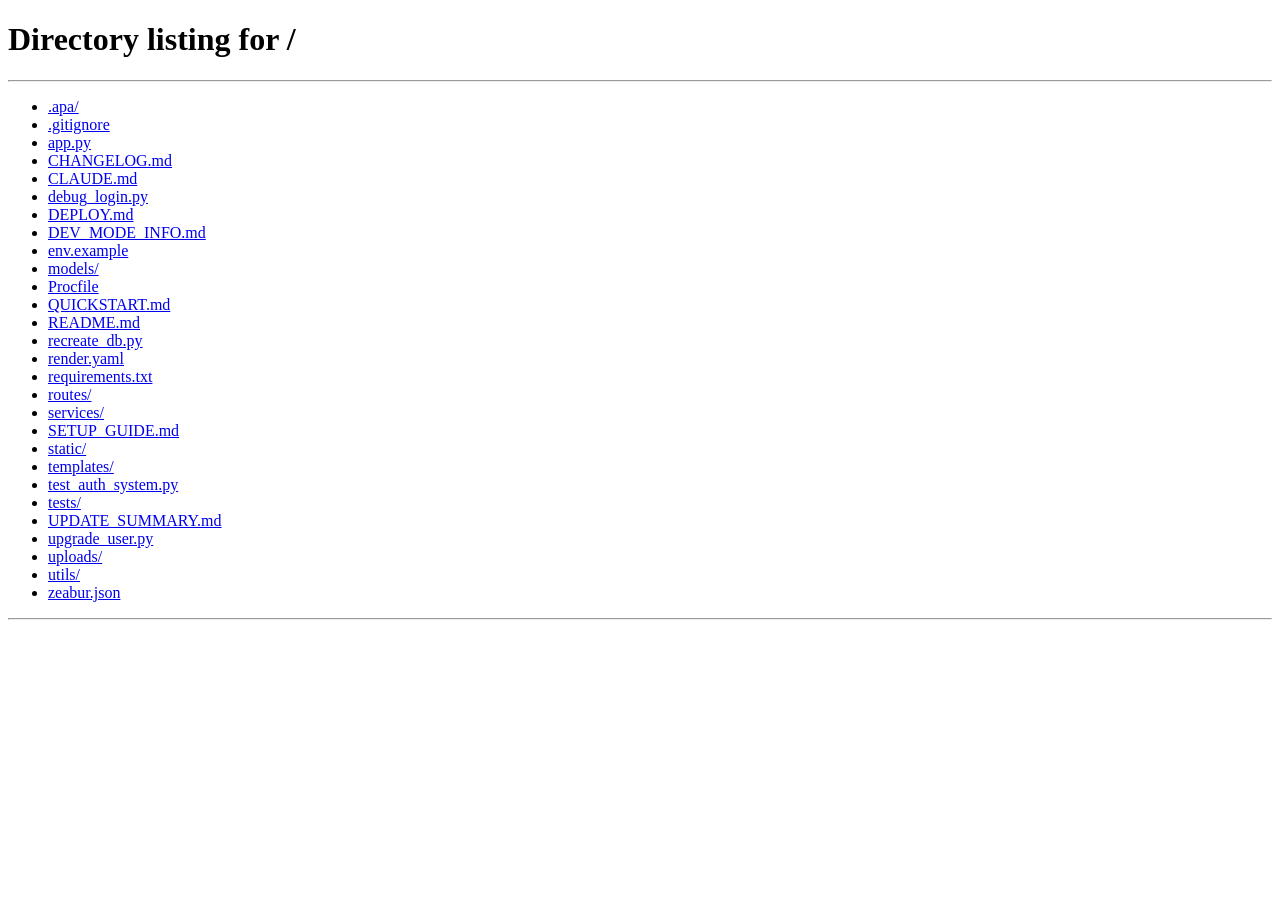
<file: templates/admin.html>
<!DOCTYPE html>
<html lang="zh-Hant" data-theme="modern-light">
<head>
  <meta charset="UTF-8">
  <meta name="viewport" content="width=device-width, initial-scale=1.0">
  <meta http-equiv="Cache-Control" content="no-cache, no-store, must-revalidate">
  <title>管理後台 - 論文救火站</title>
  <link href="https://cdn.jsdelivr.net/npm/bootstrap@5.3.0/dist/css/bootstrap.min.css" rel="stylesheet">
  <link rel="stylesheet" href="https://cdnjs.cloudflare.com/ajax/libs/font-awesome/6.0.0/css/all.min.css">
  <link href="https://fonts.googleapis.com/css2?family=Noto+Sans+TC:wght@300;400;500;700&display=swap" rel="stylesheet">
  <style>
    :root {
      --primary-color: #6366f1;
      --primary-dark: #4f46e5;
      --bg-main: #0f172a;
      --bg-card: #1e293b;
      --text-primary: #f1f5f9;
      --text-secondary: #94a3b8;
      --border-color: #334155;
      --success: #22c55e;
      --warning: #f59e0b;
      --danger: #ef4444;
    }
    
    body {
      font-family: "Noto Sans TC", sans-serif;
      background: var(--bg-main);
      color: var(--text-primary);
      min-height: 100vh;
      padding: 20px;
    }
    
    .admin-container {
      max-width: 1200px;
      margin: 0 auto;
    }
    
    .admin-header {
      display: flex;
      justify-content: space-between;
      align-items: center;
      margin-bottom: 30px;
      padding-bottom: 20px;
      border-bottom: 1px solid var(--border-color);
    }
    
    .admin-header h1 {
      margin: 0;
      font-size: 1.8rem;
    }
    
    .admin-header h1 i {
      color: var(--primary-color);
    }
    
    .card {
      background: var(--bg-card);
      border: 1px solid var(--border-color);
      border-radius: 12px;
      margin-bottom: 20px;
    }
    
    .card-header {
      background: rgba(99, 102, 241, 0.1);
      border-bottom: 1px solid var(--border-color);
      padding: 15px 20px;
      font-weight: 600;
    }
    
    .card-body {
      padding: 20px;
    }
    
    .btn-primary {
      background: var(--primary-color);
      border-color: var(--primary-color);
    }
    
    .btn-primary:hover {
      background: var(--primary-dark);
      border-color: var(--primary-dark);
    }
    
    .table {
      color: var(--text-primary);
    }
    
    .table thead th {
      border-bottom-color: var(--border-color);
      color: var(--text-secondary);
      font-weight: 500;
    }
    
    .table td {
      border-bottom-color: var(--border-color);
      vertical-align: middle;
    }
    
    .badge-used {
      background: var(--danger);
    }
    
    .badge-valid {
      background: var(--success);
    }
    
    .badge-premium {
      background: var(--warning);
      color: #000;
    }
    
    .badge-free {
      background: var(--text-secondary);
    }
    
    .code-display {
      font-family: 'Courier New', monospace;
      font-size: 1.1rem;
      background: rgba(99, 102, 241, 0.2);
      padding: 3px 8px;
      border-radius: 4px;
      letter-spacing: 1px;
    }
    
    .form-control, .form-select {
      background: var(--bg-main);
      border-color: var(--border-color);
      color: var(--text-primary);
    }
    
    .form-control:focus, .form-select:focus {
      background: var(--bg-main);
      border-color: var(--primary-color);
      color: var(--text-primary);
      box-shadow: 0 0 0 3px rgba(99, 102, 241, 0.2);
    }
    
    .stats-grid {
      display: grid;
      grid-template-columns: repeat(auto-fit, minmax(200px, 1fr));
      gap: 20px;
      margin-bottom: 30px;
    }
    
    .stat-card {
      background: var(--bg-card);
      border: 1px solid var(--border-color);
      border-radius: 12px;
      padding: 20px;
      text-align: center;
    }
    
    .stat-card .stat-value {
      font-size: 2.5rem;
      font-weight: 700;
      color: var(--primary-color);
    }
    
    .stat-card .stat-label {
      color: var(--text-secondary);
      font-size: 0.9rem;
    }
    
    .copy-btn {
      cursor: pointer;
      opacity: 0.7;
      transition: opacity 0.2s;
    }
    
    .copy-btn:hover {
      opacity: 1;
    }
    
    .nav-tabs {
      border-bottom-color: var(--border-color);
    }
    
    .nav-tabs .nav-link {
      color: var(--text-secondary);
      border: none;
      padding: 10px 20px;
    }
    
    .nav-tabs .nav-link:hover {
      color: var(--text-primary);
      border: none;
    }
    
    .nav-tabs .nav-link.active {
      background: var(--bg-card);
      color: var(--primary-color);
      border: 1px solid var(--border-color);
      border-bottom: none;
    }
    
    .no-access {
      text-align: center;
      padding: 100px 20px;
    }
    
    .no-access i {
      font-size: 4rem;
      color: var(--danger);
      margin-bottom: 20px;
    }
  </style>
</head>
<body>
<script>
  if (!document.cookie.includes('logged_in=true')) {
    window.location.replace('/');
  }
</script>

<div class="admin-container">
  <!-- 載入中 -->
  <div id="loading" class="text-center py-5">
    <div class="spinner-border text-primary" role="status">
      <span class="visually-hidden">載入中...</span>
    </div>
    <p class="mt-3 text-secondary">驗證管理員權限...</p>
  </div>
  
  <!-- 無權限 -->
  <div id="noAccess" class="no-access d-none">
    <i class="fas fa-ban"></i>
    <h2>無權限存取</h2>
    <p class="text-secondary">您不是管理員，無法存取此頁面。</p>
    <a href="/" class="btn btn-primary mt-3">
      <i class="fas fa-home me-2"></i>返回首頁
    </a>
  </div>
  
  <!-- 管理內容 -->
  <div id="adminContent" class="d-none">
    <div class="admin-header">
      <h1><i class="fas fa-shield-alt me-2"></i>管理後台</h1>
      <a href="/" class="btn btn-outline-light">
        <i class="fas fa-arrow-left me-1"></i>返回首頁
      </a>
    </div>
    
    <!-- 統計卡片 -->
    <div class="stats-grid">
      <div class="stat-card">
        <div class="stat-value" id="totalUsers">-</div>
        <div class="stat-label">總用戶數</div>
      </div>
      <div class="stat-card">
        <div class="stat-value" id="premiumUsers">-</div>
        <div class="stat-label">Premium 用戶</div>
      </div>
      <div class="stat-card">
        <div class="stat-value" id="totalCodes">-</div>
        <div class="stat-label">邀請碼總數</div>
      </div>
      <div class="stat-card">
        <div class="stat-value" id="unusedCodes">-</div>
        <div class="stat-label">未使用邀請碼</div>
      </div>
    </div>
    
    <!-- 分頁標籤 -->
    <ul class="nav nav-tabs mb-3" role="tablist">
      <li class="nav-item">
        <button class="nav-link active" data-bs-toggle="tab" data-bs-target="#inviteCodes">
          <i class="fas fa-ticket-alt me-2"></i>邀請碼管理
        </button>
      </li>
      <li class="nav-item">
        <button class="nav-link" data-bs-toggle="tab" data-bs-target="#users">
          <i class="fas fa-users me-2"></i>用戶管理
        </button>
      </li>
    </ul>
    
    <div class="tab-content">
      <!-- 邀請碼管理 -->
      <div class="tab-pane fade show active" id="inviteCodes">
        <div class="card">
          <div class="card-header">
            <i class="fas fa-plus-circle me-2"></i>產生邀請碼
          </div>
          <div class="card-body">
            <div class="row align-items-end">
              <div class="col-md-4 mb-3 mb-md-0">
                <label class="form-label">產生數量</label>
                <select class="form-select" id="codeCount">
                  <option value="1">1 個</option>
                  <option value="3">3 個</option>
                  <option value="5" selected>5 個</option>
                  <option value="10">10 個</option>
                </select>
              </div>
              <div class="col-md-4">
                <button class="btn btn-primary w-100" id="generateBtn">
                  <i class="fas fa-magic me-2"></i>產生邀請碼
                </button>
              </div>
            </div>
            
            <!-- 新產生的邀請碼 -->
            <div id="newCodes" class="mt-4 d-none">
              <h6 class="text-success"><i class="fas fa-check-circle me-2"></i>新產生的邀請碼：</h6>
              <div id="newCodesList" class="mt-2"></div>
            </div>
          </div>
        </div>
        
        <div class="card">
          <div class="card-header d-flex justify-content-between align-items-center">
            <span><i class="fas fa-list me-2"></i>所有邀請碼</span>
            <button class="btn btn-sm btn-outline-light" onclick="loadInviteCodes()">
              <i class="fas fa-sync-alt"></i>
            </button>
          </div>
          <div class="card-body p-0">
            <div class="table-responsive">
              <table class="table table-hover mb-0">
                <thead>
                  <tr>
                    <th>邀請碼</th>
                    <th>狀態</th>
                    <th>使用者</th>
                    <th>建立時間</th>
                    <th>操作</th>
                  </tr>
                </thead>
                <tbody id="codesTable">
                  <tr><td colspan="5" class="text-center py-4">載入中...</td></tr>
                </tbody>
              </table>
            </div>
          </div>
        </div>
      </div>
      
      <!-- 用戶管理 -->
      <div class="tab-pane fade" id="users">
        <div class="card">
          <div class="card-header d-flex justify-content-between align-items-center">
            <span><i class="fas fa-users me-2"></i>所有用戶</span>
            <button class="btn btn-sm btn-outline-light" onclick="loadUsers()">
              <i class="fas fa-sync-alt"></i>
            </button>
          </div>
          <div class="card-body p-0">
            <div class="table-responsive">
              <table class="table table-hover mb-0">
                <thead>
                  <tr>
                    <th>Email</th>
                    <th>使用者名稱</th>
                    <th>狀態</th>
                    <th>註冊時間</th>
                    <th>操作</th>
                  </tr>
                </thead>
                <tbody id="usersTable">
                  <tr><td colspan="5" class="text-center py-4">載入中...</td></tr>
                </tbody>
              </table>
            </div>
          </div>
        </div>
      </div>
    </div>
  </div>
</div>

<script src="https://cdn.jsdelivr.net/npm/bootstrap@5.3.0/dist/js/bootstrap.bundle.min.js"></script>
<script>
  let currentUser = null;
  
  // 檢查管理員權限
  async function checkAdminAccess() {
    try {
      const response = await fetch('/api/admin/users', { credentials: 'include' });
      
      if (response.status === 403 || response.status === 401) {
        document.getElementById('loading').classList.add('d-none');
        document.getElementById('noAccess').classList.remove('d-none');
        return false;
      }
      
      if (response.ok) {
        document.getElementById('loading').classList.add('d-none');
        document.getElementById('adminContent').classList.remove('d-none');
        loadStats();
        loadInviteCodes();
        loadUsers();
        return true;
      }
    } catch (error) {
      document.getElementById('loading').classList.add('d-none');
      document.getElementById('noAccess').classList.remove('d-none');
    }
    return false;
  }
  
  // 載入統計
  async function loadStats() {
    try {
      const [usersRes, codesRes] = await Promise.all([
        fetch('/api/admin/users', { credentials: 'include' }),
        fetch('/api/admin/invite-codes', { credentials: 'include' })
      ]);
      
      const usersData = await usersRes.json();
      const codesData = await codesRes.json();
      
      document.getElementById('totalUsers').textContent = usersData.total || 0;
      document.getElementById('premiumUsers').textContent = 
        usersData.users.filter(u => u.is_premium).length || 0;
      document.getElementById('totalCodes').textContent = codesData.total || 0;
      document.getElementById('unusedCodes').textContent = codesData.unused || 0;
    } catch (error) {
      console.error('載入統計失敗:', error);
    }
  }
  
  // 載入邀請碼
  async function loadInviteCodes() {
    try {
      const response = await fetch('/api/admin/invite-codes', { credentials: 'include' });
      const data = await response.json();
      
      const tbody = document.getElementById('codesTable');
      
      if (!data.codes || data.codes.length === 0) {
        tbody.innerHTML = '<tr><td colspan="5" class="text-center py-4 text-secondary">還沒有邀請碼</td></tr>';
        return;
      }
      
      tbody.innerHTML = data.codes.map(code => `
        <tr>
          <td>
            <span class="code-display">${code.code}</span>
            <i class="fas fa-copy ms-2 copy-btn" onclick="copyCode('${code.code}')" title="複製"></i>
          </td>
          <td>
            ${code.is_used 
              ? '<span class="badge badge-used">已使用</span>' 
              : '<span class="badge badge-valid">可使用</span>'}
          </td>
          <td>${code.used_by || '-'}</td>
          <td>${new Date(code.created_at).toLocaleString('zh-TW')}</td>
          <td>
            ${!code.is_used 
              ? `<button class="btn btn-sm btn-outline-danger" onclick="deleteCode('${code.code}')">
                  <i class="fas fa-trash"></i>
                </button>` 
              : ''}
          </td>
        </tr>
      `).join('');
    } catch (error) {
      console.error('載入邀請碼失敗:', error);
    }
  }
  
  // 載入用戶
  async function loadUsers() {
    try {
      const response = await fetch('/api/admin/users', { credentials: 'include' });
      const data = await response.json();
      
      const tbody = document.getElementById('usersTable');
      
      if (!data.users || data.users.length === 0) {
        tbody.innerHTML = '<tr><td colspan="5" class="text-center py-4 text-secondary">還沒有用戶</td></tr>';
        return;
      }
      
      tbody.innerHTML = data.users.map(user => `
        <tr>
          <td>${user.email}</td>
          <td>${user.username}</td>
          <td>
            ${user.is_premium 
              ? '<span class="badge badge-premium"><i class="fas fa-crown me-1"></i>Premium</span>' 
              : '<span class="badge badge-free">免費</span>'}
            ${user.is_verified 
              ? '<span class="badge bg-success ms-1">已驗證</span>' 
              : '<span class="badge bg-secondary ms-1">未驗證</span>'}
          </td>
          <td>${new Date(user.created_at).toLocaleString('zh-TW')}</td>
          <td>
            ${user.is_premium 
              ? `<button class="btn btn-sm btn-outline-warning" onclick="togglePremium('${user.email}', false)">
                  <i class="fas fa-arrow-down"></i> 降級
                </button>`
              : `<button class="btn btn-sm btn-outline-success" onclick="togglePremium('${user.email}', true)">
                  <i class="fas fa-arrow-up"></i> 升級
                </button>`}
          </td>
        </tr>
      `).join('');
    } catch (error) {
      console.error('載入用戶失敗:', error);
    }
  }
  
  // 產生邀請碼
  document.getElementById('generateBtn').addEventListener('click', async () => {
    const count = parseInt(document.getElementById('codeCount').value);
    const btn = document.getElementById('generateBtn');
    
    btn.disabled = true;
    btn.innerHTML = '<span class="spinner-border spinner-border-sm me-2"></span>產生中...';
    
    try {
      const response = await fetch('/api/admin/invite-codes', {
        method: 'POST',
        headers: { 'Content-Type': 'application/json' },
        body: JSON.stringify({ count }),
        credentials: 'include'
      });
      
      const data = await response.json();
      
      if (response.ok) {
        // 顯示新產生的邀請碼
        const newCodesDiv = document.getElementById('newCodes');
        const newCodesList = document.getElementById('newCodesList');
        
        newCodesList.innerHTML = data.codes.map(c => `
          <div class="d-flex align-items-center mb-2">
            <span class="code-display me-3">${c.code}</span>
            <button class="btn btn-sm btn-outline-light" onclick="copyCode('${c.code}')">
              <i class="fas fa-copy"></i> 複製
            </button>
          </div>
        `).join('');
        
        newCodesDiv.classList.remove('d-none');
        
        // 重新載入列表和統計
        loadInviteCodes();
        loadStats();
      } else {
        alert(data.error || '產生失敗');
      }
    } catch (error) {
      alert('系統錯誤');
    } finally {
      btn.disabled = false;
      btn.innerHTML = '<i class="fas fa-magic me-2"></i>產生邀請碼';
    }
  });
  
  // 複製邀請碼
  function copyCode(code) {
    navigator.clipboard.writeText(code).then(() => {
      // 簡單的提示
      const btn = event.target;
      const originalHTML = btn.innerHTML;
      btn.innerHTML = '<i class="fas fa-check"></i>';
      setTimeout(() => btn.innerHTML = originalHTML, 1000);
    });
  }
  
  // 刪除邀請碼
  async function deleteCode(code) {
    if (!confirm(`確定要刪除邀請碼 ${code} 嗎？`)) return;
    
    try {
      const response = await fetch(`/api/admin/invite-codes/${code}`, {
        method: 'DELETE',
        credentials: 'include'
      });
      
      if (response.ok) {
        loadInviteCodes();
        loadStats();
      } else {
        const data = await response.json();
        alert(data.error || '刪除失敗');
      }
    } catch (error) {
      alert('系統錯誤');
    }
  }
  
  // 切換 Premium 狀態
  async function togglePremium(email, upgrade) {
    const action = upgrade ? '升級' : '降級';
    if (!confirm(`確定要${action} ${email} 嗎？`)) return;
    
    try {
      const endpoint = upgrade ? '/api/admin/upgrade-user' : '/api/admin/downgrade-user';
      const response = await fetch(endpoint, {
        method: 'POST',
        headers: { 'Content-Type': 'application/json' },
        body: JSON.stringify({ email }),
        credentials: 'include'
      });
      
      const data = await response.json();
      
      if (response.ok) {
        loadUsers();
        loadStats();
      } else {
        alert(data.error || `${action}失敗`);
      }
    } catch (error) {
      alert('系統錯誤');
    }
  }
  
  // 初始化
  checkAdminAccess();
</script>
</body>
</html>
</file>
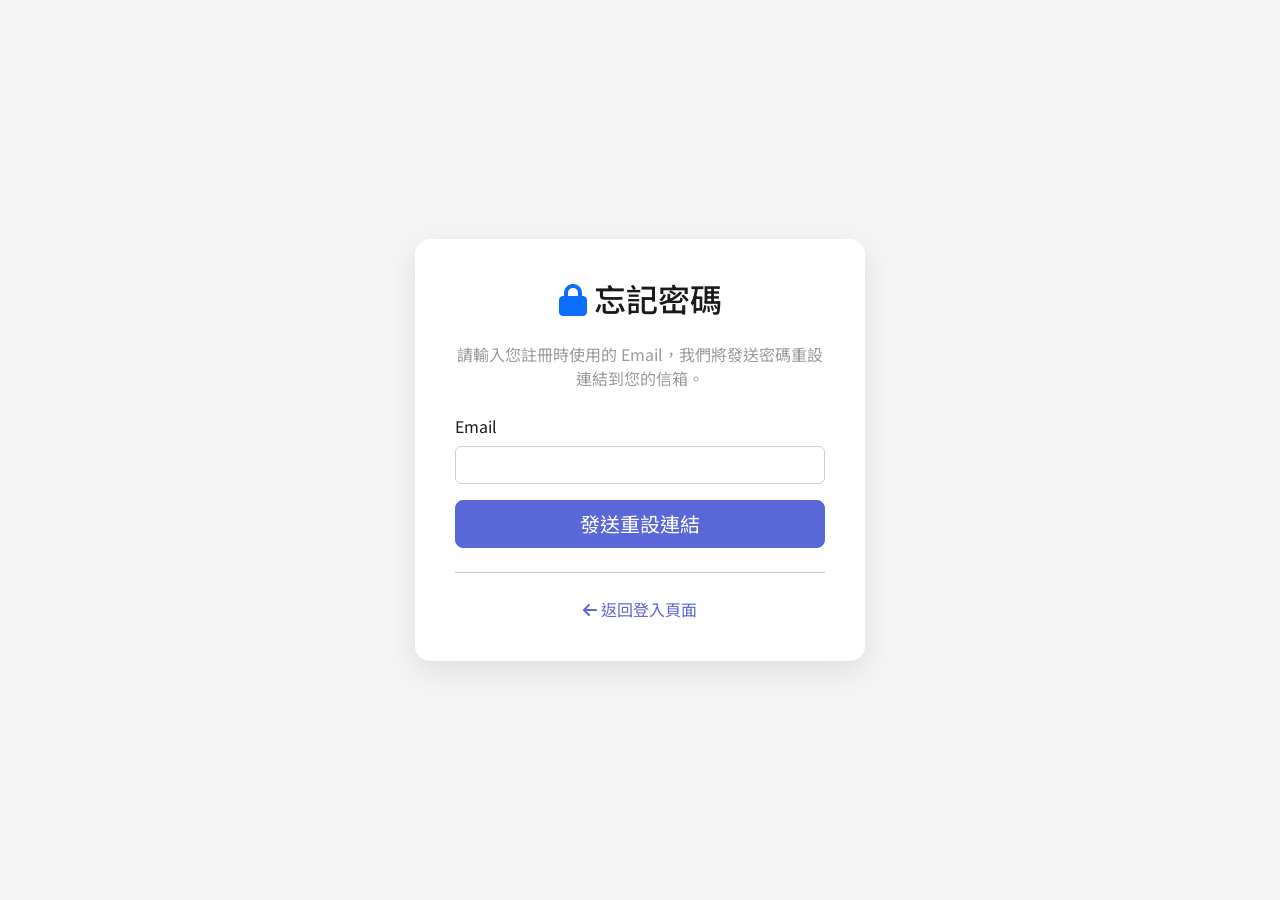
<file: templates/forgot_password.html>
<!DOCTYPE html>
<html lang="zh-Hant" data-theme="modern-light">
<head>
  <meta charset="UTF-8">
  <meta name="viewport" content="width=device-width, initial-scale=1.0">
  <title>忘記密碼 - 論文救火站</title>
  <link href="https://cdn.jsdelivr.net/npm/bootstrap@5.3.0/dist/css/bootstrap.min.css" rel="stylesheet">
  <link rel="stylesheet" href="https://cdnjs.cloudflare.com/ajax/libs/font-awesome/6.0.0/css/all.min.css">
  <link href="https://fonts.googleapis.com/css2?family=Noto+Sans+TC:wght@300;400;500;700&display=swap" rel="stylesheet">
  <style>
    /* ============ 主題系統 ============ */
    :root, [data-theme="modern-light"] {
      --primary-color: #5a67d8;
      --bg-gradient: #f5f5f5;
      --text-primary: #1a1a1a;
      --text-muted: #9a9a9a;
      --card-bg: #ffffff;
      --card-shadow: 0 10px 30px rgba(0, 0, 0, 0.1);
      --border-color: #e8e8e8;
      --input-bg: #ffffff;
      --input-border: #d0d0d0;
      --input-text: #1a1a1a;
    }
    [data-theme="modern-dark"] {
      --primary-color: #748ffc;
      --bg-gradient: #1f2125;
      --text-primary: #e9ecef;
      --text-muted: #6c757d;
      --card-bg: #25272c;
      --card-shadow: 0 10px 30px rgba(0, 0, 0, 0.4);
      --border-color: #3a3d44;
      --input-bg: #2f3238;
      --input-border: #4a5568;
      --input-text: #f7f8f9;
    }
    [data-theme="vibrant"] {
      --primary-color: #7c3aed;
      --bg-gradient: #f5f0fa;
      --text-primary: #1f1f33;
      --text-muted: #7c7c99;
      --card-bg: #ffffff;
      --card-shadow: 0 10px 30px rgba(124, 58, 237, 0.15);
      --border-color: #e0d6f0;
      --input-bg: #ffffff;
      --input-border: #c4b5e8;
      --input-text: #1f1f33;
    }
    [data-theme="academic"] {
      --primary-color: #1d4ed8;
      --bg-gradient: #f8f6f0;
      --text-primary: #292524;
      --text-muted: #78716c;
      --card-bg: #ffffff;
      --card-shadow: 0 10px 30px rgba(0, 0, 0, 0.1);
      --border-color: #e8e0d0;
      --input-bg: #ffffff;
      --input-border: #d0c8b8;
      --input-text: #292524;
    }
    [data-theme="nature"] {
      --primary-color: #059669;
      --bg-gradient: #f0f8f2;
      --text-primary: #1a3a28;
      --text-muted: #6b8c78;
      --card-bg: #ffffff;
      --card-shadow: 0 10px 30px rgba(5, 150, 105, 0.12);
      --border-color: #c8e0d0;
      --input-bg: #ffffff;
      --input-border: #a8d4b8;
      --input-text: #1a3a28;
    }

    body {
      font-family: "Noto Sans TC", "Microsoft JhengHei", sans-serif;
      background: var(--bg-gradient);
      color: var(--text-primary);
      min-height: 100vh;
      display: flex;
      align-items: center;
      justify-content: center;
      transition: all 0.3s ease;
    }
    .forgot-container {
      max-width: 450px;
      width: 100%;
      background: var(--card-bg);
      color: var(--text-primary);
      padding: 40px;
      border-radius: 15px;
      box-shadow: var(--card-shadow);
    }
    .forgot-container h2 i {
      color: var(--primary-color);
    }
    .form-control {
      background: var(--input-bg);
      border: 1px solid var(--input-border);
      color: var(--input-text);
    }
    .form-control:focus {
      background: var(--input-bg);
      border-color: var(--primary-color);
      color: var(--input-text);
      box-shadow: 0 0 0 3px rgba(90, 103, 216, 0.15);
    }
    .form-label {
      color: var(--text-primary);
    }
    .btn-primary {
      background: var(--primary-color);
      border-color: var(--primary-color);
    }
    .text-muted {
      color: var(--text-muted) !important;
    }
    a {
      color: var(--primary-color);
    }
  </style>
</head>
<body>
  <div class="forgot-container">
    <h2 class="text-center mb-4">
      <i class="fas fa-lock text-primary"></i> 忘記密碼
    </h2>
    
    <p class="text-muted text-center mb-4">
      請輸入您註冊時使用的 Email，我們將發送密碼重設連結到您的信箱。
    </p>
    
    <!-- 錯誤訊息 -->
    <div id="errorMessage" class="alert alert-danger d-none"></div>
    <div id="successMessage" class="alert alert-success d-none"></div>
    
    <!-- 表單 -->
    <form id="forgotPasswordForm">
      <div class="mb-3">
        <label for="email" class="form-label">Email</label>
        <input type="email" class="form-control" id="email" required>
      </div>
      
      <button type="submit" class="btn btn-primary btn-lg w-100" id="submitBtn">
        <span class="spinner-border spinner-border-sm d-none me-2" id="submitSpinner"></span>
        發送重設連結
      </button>
    </form>
    
    <hr class="my-4">
    
    <div class="text-center">
      <a href="/login" class="text-decoration-none">
        <i class="fas fa-arrow-left me-1"></i>返回登入頁面
      </a>
    </div>
  </div>

  <script src="https://cdn.jsdelivr.net/npm/bootstrap@5.3.0/dist/js/bootstrap.bundle.min.js"></script>
  <script>
    // 載入主題偏好
    (function() {
      const savedTheme = localStorage.getItem('theme') || 'modern-light';
      document.documentElement.setAttribute('data-theme', savedTheme);
    })();

    document.getElementById('forgotPasswordForm').addEventListener('submit', async (e) => {
      e.preventDefault();
      
      const email = document.getElementById('email').value;
      const submitBtn = document.getElementById('submitBtn');
      const spinner = document.getElementById('submitSpinner');
      
      submitBtn.disabled = true;
      spinner.classList.remove('d-none');
      hideMessages();
      
      try {
        const response = await fetch('/api/auth/forgot-password', {
          method: 'POST',
          headers: { 'Content-Type': 'application/json' },
          body: JSON.stringify({ email }),
          credentials: 'include'
        });
        
        const data = await response.json();
        
        if (response.ok) {
          showSuccess(data.message);
          document.getElementById('forgotPasswordForm').reset();
        } else {
          showError(data.error || '發送失敗');
        }
      } catch (error) {
        showError('系統錯誤，請稍後再試');
      } finally {
        submitBtn.disabled = false;
        spinner.classList.add('d-none');
      }
    });
    
    function showError(message) {
      const errorDiv = document.getElementById('errorMessage');
      errorDiv.textContent = message;
      errorDiv.classList.remove('d-none');
    }
    
    function showSuccess(message) {
      const successDiv = document.getElementById('successMessage');
      successDiv.textContent = message;
      successDiv.classList.remove('d-none');
    }
    
    function hideMessages() {
      document.getElementById('errorMessage').classList.add('d-none');
      document.getElementById('successMessage').classList.add('d-none');
    }
  </script>
</body>
</html>
</file>
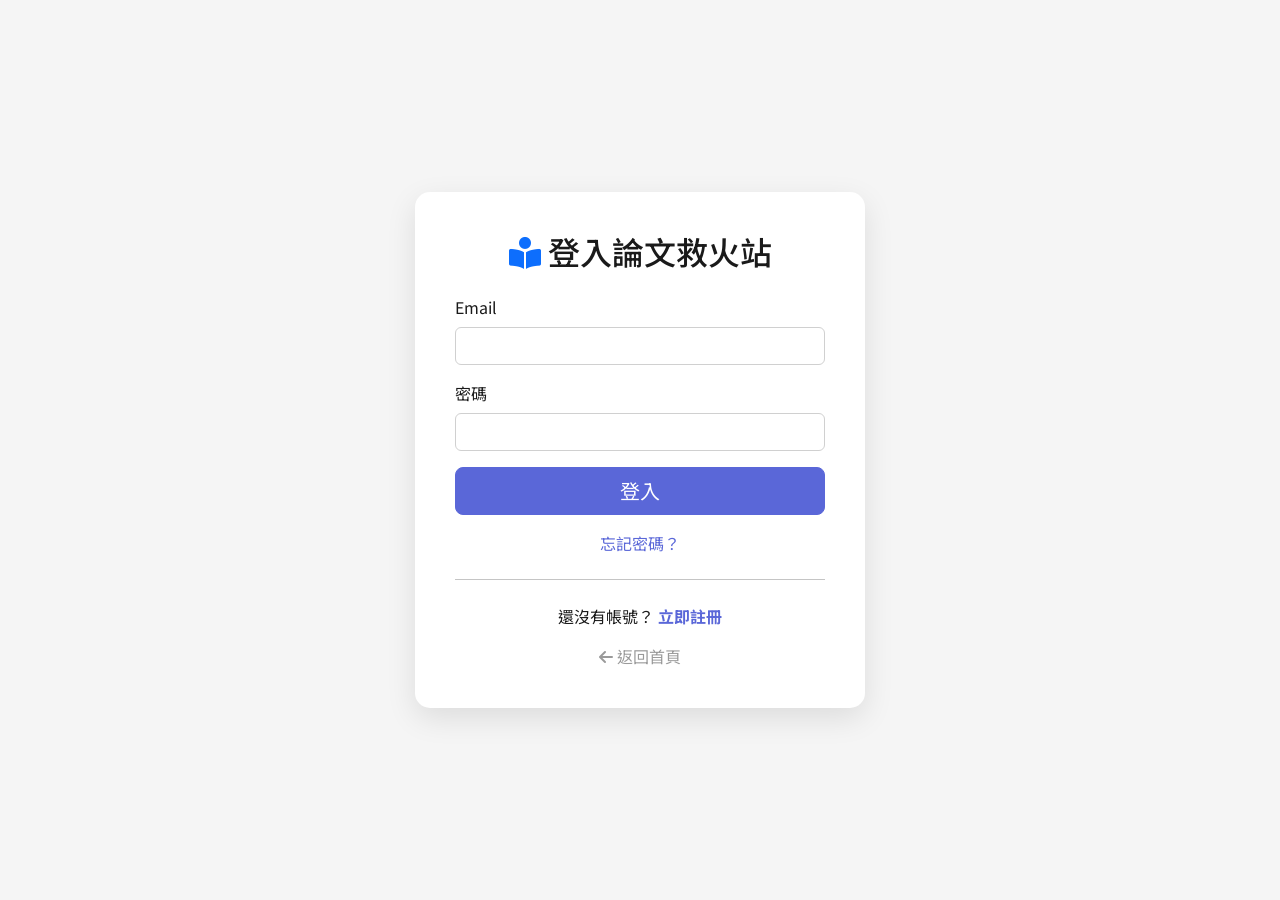
<file: templates/login.html>
<!DOCTYPE html>
<html lang="zh-Hant" data-theme="modern-light">
<head>
  <meta charset="UTF-8">
  <meta name="viewport" content="width=device-width, initial-scale=1.0">
  <title>登入 - 論文救火站</title>
  <link href="https://cdn.jsdelivr.net/npm/bootstrap@5.3.0/dist/css/bootstrap.min.css" rel="stylesheet">
  <link rel="stylesheet" href="https://cdnjs.cloudflare.com/ajax/libs/font-awesome/6.0.0/css/all.min.css">
  <link href="https://fonts.googleapis.com/css2?family=Noto+Sans+TC:wght@300;400;500;700&display=swap" rel="stylesheet">
  <style>
    /* ============ 主題系統 ============ */
    :root, [data-theme="modern-light"] {
      --primary-color: #5a67d8;
      --bg-gradient: #f5f5f5;
      --text-primary: #1a1a1a;
      --text-muted: #9a9a9a;
      --card-bg: #ffffff;
      --card-shadow: 0 10px 30px rgba(0, 0, 0, 0.1);
      --border-color: #e8e8e8;
      --input-bg: #ffffff;
      --input-border: #d0d0d0;
      --input-text: #1a1a1a;
    }
    [data-theme="modern-dark"] {
      --primary-color: #748ffc;
      --bg-gradient: #1f2125;
      --text-primary: #e9ecef;
      --text-muted: #6c757d;
      --card-bg: #25272c;
      --card-shadow: 0 10px 30px rgba(0, 0, 0, 0.4);
      --border-color: #3a3d44;
      --input-bg: #2f3238;
      --input-border: #4a5568;
      --input-text: #f7f8f9;
    }
    [data-theme="vibrant"] {
      --primary-color: #7c3aed;
      --bg-gradient: #f5f0fa;
      --text-primary: #1f1f33;
      --text-muted: #7c7c99;
      --card-bg: #ffffff;
      --card-shadow: 0 10px 30px rgba(124, 58, 237, 0.15);
      --border-color: #e0d6f0;
      --input-bg: #ffffff;
      --input-border: #c4b5e8;
      --input-text: #1f1f33;
    }
    [data-theme="academic"] {
      --primary-color: #1d4ed8;
      --bg-gradient: #f8f6f0;
      --text-primary: #292524;
      --text-muted: #78716c;
      --card-bg: #ffffff;
      --card-shadow: 0 10px 30px rgba(0, 0, 0, 0.1);
      --border-color: #e8e0d0;
      --input-bg: #ffffff;
      --input-border: #d0c8b8;
      --input-text: #292524;
    }
    [data-theme="nature"] {
      --primary-color: #059669;
      --bg-gradient: #f0f8f2;
      --text-primary: #1a3a28;
      --text-muted: #6b8c78;
      --card-bg: #ffffff;
      --card-shadow: 0 10px 30px rgba(5, 150, 105, 0.12);
      --border-color: #c8e0d0;
      --input-bg: #ffffff;
      --input-border: #a8d4b8;
      --input-text: #1a3a28;
    }

    body {
      font-family: "Noto Sans TC", "Microsoft JhengHei", sans-serif;
      background: var(--bg-gradient);
      color: var(--text-primary);
      min-height: 100vh;
      display: flex;
      align-items: center;
      justify-content: center;
      transition: all 0.3s ease;
    }
    .login-container {
      max-width: 450px;
      width: 100%;
      background: var(--card-bg);
      color: var(--text-primary);
      padding: 40px;
      border-radius: 15px;
      box-shadow: var(--card-shadow);
    }
    .login-container h2 i {
      color: var(--primary-color);
    }
    .form-control {
      background: var(--input-bg);
      border: 1px solid var(--input-border);
      color: var(--input-text);
    }
    .form-control:focus {
      background: var(--input-bg);
      border-color: var(--primary-color);
      color: var(--input-text);
      box-shadow: 0 0 0 3px rgba(90, 103, 216, 0.15);
    }
    .form-label {
      color: var(--text-primary);
    }
    .btn-primary {
      background: var(--primary-color);
      border-color: var(--primary-color);
    }
    .btn-google {
      background-color: var(--card-bg);
      color: var(--text-primary);
      border: 1px solid var(--border-color);
    }
    .btn-google:hover {
      background-color: var(--bg-gradient);
      border-color: var(--primary-color);
      color: var(--primary-color);
    }
    .divider {
      display: flex;
      align-items: center;
      text-align: center;
      margin: 20px 0;
    }
    .divider::before,
    .divider::after {
      content: '';
      flex: 1;
      border-bottom: 1px solid var(--border-color);
    }
    .divider span {
      padding: 0 10px;
      color: var(--text-muted);
      font-size: 14px;
    }
    .text-muted {
      color: var(--text-muted) !important;
    }
    a {
      color: var(--primary-color);
    }
  </style>
</head>
<body>
  <div class="login-container">
    <h2 class="text-center mb-4">
      <i class="fas fa-book-reader text-primary"></i> 登入論文救火站
    </h2>
    
    <!-- 錯誤訊息 -->
    <div id="errorMessage" class="alert alert-danger d-none"></div>
    <div id="successMessage" class="alert alert-success d-none"></div>
    
    <!-- 登入表單 -->
    <form id="loginForm">
      <div class="mb-3">
        <label for="email" class="form-label">Email</label>
        <input type="email" class="form-control" id="email" required>
      </div>
      
      <div class="mb-3">
        <label for="password" class="form-label">密碼</label>
        <input type="password" class="form-control" id="password" required>
      </div>
      
      <button type="submit" class="btn btn-primary btn-lg w-100" id="loginBtn">
        <span class="spinner-border spinner-border-sm d-none me-2" id="loginSpinner"></span>
        登入
      </button>
    </form>
    
    <div class="text-center mt-3">
      <a href="/forgot-password" class="text-decoration-none">忘記密碼？</a>
    </div>
    
    <hr class="my-4">
    
    <div class="text-center">
      <p class="mb-0">還沒有帳號？ <a href="/register" class="text-decoration-none fw-bold">立即註冊</a></p>
    </div>
    
    <div class="text-center mt-3">
      <a href="/" class="text-decoration-none text-muted">
        <i class="fas fa-arrow-left me-1"></i>返回首頁
      </a>
    </div>
  </div>

  <script src="https://cdn.jsdelivr.net/npm/bootstrap@5.3.0/dist/js/bootstrap.bundle.min.js"></script>
  <script>
    // 載入主題偏好
    (function() {
      const savedTheme = localStorage.getItem('theme') || 'modern-light';
      document.documentElement.setAttribute('data-theme', savedTheme);
    })();

    // 檢查 URL 參數中的錯誤訊息
    const urlParams = new URLSearchParams(window.location.search);
    if (urlParams.has('error')) {
      const error = urlParams.get('error');
      if (error === 'google_auth_failed') {
        showError('Google 登入失敗，請稍後再試');
      }
    }
    
    // 處理登入表單
    document.getElementById('loginForm').addEventListener('submit', async (e) => {
      e.preventDefault();
      
      const email = document.getElementById('email').value;
      const password = document.getElementById('password').value;
      const loginBtn = document.getElementById('loginBtn');
      const spinner = document.getElementById('loginSpinner');
      
      // 顯示載入狀態
      loginBtn.disabled = true;
      spinner.classList.remove('d-none');
      hideMessages();
      
      try {
        const response = await fetch('/api/auth/login', {
          method: 'POST',
          headers: {
            'Content-Type': 'application/json',
          },
          body: JSON.stringify({ email, password }),
          credentials: 'include'
        });
        
        const data = await response.json();
        
        if (response.ok) {
          // 設置登入 cookie
          document.cookie = 'logged_in=true; path=/';
          // 直接重新導向，不需要顯示成功訊息
          window.location.replace('/');
        } else {
          showError(data.error || '登入失敗');
        }
      } catch (error) {
        showError('系統錯誤，請稍後再試');
      } finally {
        loginBtn.disabled = false;
        spinner.classList.add('d-none');
      }
    });
    
    function showError(message) {
      const errorDiv = document.getElementById('errorMessage');
      errorDiv.textContent = message;
      errorDiv.classList.remove('d-none');
    }
    
    function showSuccess(message) {
      const successDiv = document.getElementById('successMessage');
      successDiv.textContent = message;
      successDiv.classList.remove('d-none');
    }
    
    function hideMessages() {
      document.getElementById('errorMessage').classList.add('d-none');
      document.getElementById('successMessage').classList.add('d-none');
    }
  </script>
</body>
</html>
</file>
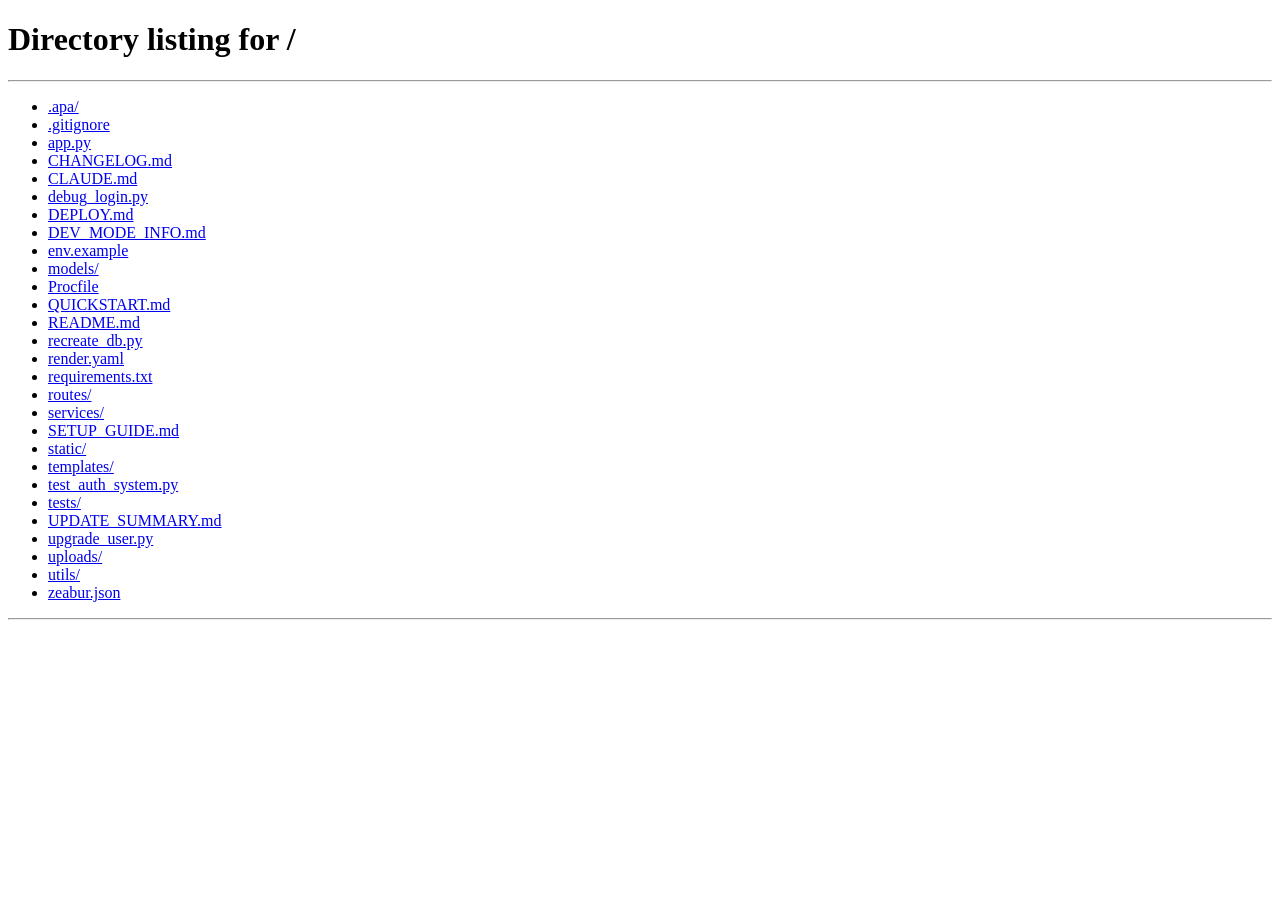
<file: templates/my_documents.html>
<!DOCTYPE html>
<html lang="zh-Hant" data-theme="modern-light">
<head>
  <meta charset="UTF-8">
  <meta name="viewport" content="width=device-width, initial-scale=1.0">
  <!-- 防止瀏覽器快取此頁面 -->
  <meta http-equiv="Cache-Control" content="no-cache, no-store, must-revalidate">
  <meta http-equiv="Pragma" content="no-cache">
  <meta http-equiv="Expires" content="0">
  <title>我的文件 - 論文救火站</title>
  <link href="https://cdn.jsdelivr.net/npm/bootstrap@5.3.0/dist/css/bootstrap.min.css" rel="stylesheet">
  <link rel="stylesheet" href="https://cdnjs.cloudflare.com/ajax/libs/font-awesome/6.0.0/css/all.min.css">
  <link href="https://fonts.googleapis.com/css2?family=Noto+Sans+TC:wght@300;400;500;700&display=swap" rel="stylesheet">
  <style>
    /* ============ 主題系統 - CSS 變數 ============ */
    :root, [data-theme="modern-light"] {
      --primary-color: #3b82f6;
      --primary-dark: #2563eb;
      --bg-main: #ffffff;
      --bg-gradient: #f8fafc;
      --text-primary: #1e293b;
      --text-secondary: #475569;
      --text-muted: #94a3b8;
      --card-bg: #f8fafc;
      --card-shadow: 0 4px 6px -1px rgba(0, 0, 0, 0.1);
      --border-color: #e2e8f0;
      --hover-bg: #f1f5f9;
      --card-radius: 16px;
    }
    
    [data-theme="cyber-night"] {
      --primary-color: #06ffa5;
      --primary-dark: #00cc84;
      --bg-main: #0a0a0f;
      --bg-gradient: #0a0a0f;
      --text-primary: #e0ffe0;
      --text-secondary: #a0ffa0;
      --text-muted: #4a9a4a;
      --card-bg: rgba(10, 20, 15, 0.9);
      --card-shadow: 0 0 30px rgba(6, 255, 165, 0.15);
      --border-color: #06ffa530;
      --hover-bg: rgba(6, 255, 165, 0.1);
      --card-radius: 4px;
    }
    
    [data-theme="google-colors"] {
      --primary-color: #4285F4;
      --primary-dark: #3367D6;
      --bg-main: #ffffff;
      --bg-gradient: #ffffff;
      --text-primary: #202124;
      --text-secondary: #5f6368;
      --text-muted: #9aa0a6;
      --card-bg: #ffffff;
      --card-shadow: 0 1px 3px rgba(60, 64, 67, 0.15), 0 4px 8px rgba(60, 64, 67, 0.1);
      --border-color: #e8eaed;
      --hover-bg: #f8f9fa;
      --card-radius: 16px;
    }
    
    [data-theme="aurora"] {
      --primary-color: #22d3ee;
      --primary-dark: #06b6d4;
      --bg-main: #0f172a;
      --bg-gradient: #0f172a;
      --text-primary: #f0fdfa;
      --text-secondary: #99f6e4;
      --text-muted: #5eead4;
      --card-bg: rgba(15, 23, 42, 0.8);
      --card-shadow: 0 10px 40px rgba(34, 211, 238, 0.1);
      --border-color: rgba(34, 211, 238, 0.2);
      --hover-bg: rgba(34, 211, 238, 0.1);
      --card-radius: 20px;
    }
    
    [data-theme="minimal-ink"] {
      --primary-color: #374151;
      --primary-dark: #1f2937;
      --bg-main: #fefefe;
      --bg-gradient: #fefefe;
      --text-primary: #111827;
      --text-secondary: #374151;
      --text-muted: #9ca3af;
      --card-bg: #ffffff;
      --card-shadow: 4px 4px 0 #111827;
      --border-color: #111827;
      --hover-bg: #f9fafb;
      --card-radius: 0px;
    }

    body {
      font-family: "Noto Sans TC", "Microsoft JhengHei", sans-serif;
      background: var(--bg-gradient);
      color: var(--text-primary);
      min-height: 100vh;
      padding: 20px 0;
      transition: all 0.3s ease;
    }
    .container {
      max-width: 1200px;
    }
    .header-card {
      background: var(--card-bg);
      color: var(--text-primary);
      padding: 30px;
      border-radius: var(--card-radius);
      box-shadow: var(--card-shadow);
      border: 1px solid var(--border-color);
      margin-bottom: 20px;
    }
    .header-card h1 {
      color: var(--primary-color);
    }
    .header-card .text-muted {
      color: var(--text-muted) !important;
    }
    .document-card {
      background: var(--card-bg);
      color: var(--text-primary);
      padding: 30px;
      border-radius: var(--card-radius);
      box-shadow: var(--card-shadow);
      border: 1px solid var(--border-color);
    }
    .document-card h3 {
      color: var(--text-primary);
    }
    .document-item {
      border: 1px solid var(--border-color);
      border-radius: var(--card-radius);
      padding: 20px;
      margin-bottom: 15px;
      transition: all 0.3s ease;
      background: var(--hover-bg);
    }
    .document-item:hover {
      box-shadow: var(--card-shadow);
      transform: translateY(-2px);
    }
    .document-item h5 {
      color: var(--text-primary);
    }
    .document-item .text-muted {
      color: var(--text-muted) !important;
    }
    .btn-back {
      background-color: var(--primary-color);
      color: white;
      border: none;
      padding: 10px 20px;
      border-radius: var(--card-radius);
      text-decoration: none;
      display: inline-block;
      transition: all 0.3s ease;
    }
    .btn-back:hover {
      background-color: var(--primary-dark);
      color: white;
      transform: translateY(-2px);
      box-shadow: var(--card-shadow);
    }
    .stats-card {
      text-align: center;
      padding: 15px;
      border-radius: var(--card-radius);
      background: var(--primary-color);
      color: white;
    }
    .stats-number {
      font-size: 2rem;
      font-weight: 700;
    }
  </style>
</head>
<body>
<script>
  // 立即檢查登入 cookie，未登入則重新導向
  if (!document.cookie.includes('logged_in=true')) {
    window.location.replace('/');
  }
</script>

<div class="container">
  <!-- 標題區 -->
  <div class="header-card">
    <div class="d-flex justify-content-between align-items-center">
      <div>
        <h1><i class="fas fa-folder-open me-2"></i>我的文件</h1>
        <p class="text-muted mb-0">查看您所有上傳過的文件與分析結果</p>
      </div>
      <div>
        <a href="/" class="btn-back">
          <i class="fas fa-arrow-left me-1"></i>返回首頁
        </a>
      </div>
    </div>
  </div>

  <!-- 統計資訊 -->
  <div class="row mb-4" id="statsSection" style="display: none;">
    <div class="col-md-4 mb-3">
      <div class="stats-card">
        <div class="stats-number" id="totalDocuments">0</div>
        <div class="small">總文件數</div>
      </div>
    </div>
    <div class="col-md-4 mb-3">
      <div class="stats-card">
        <div class="stats-number" id="totalErrors">0</div>
        <div class="small">總錯誤數</div>
      </div>
    </div>
    <div class="col-md-4 mb-3">
      <div class="stats-card">
        <div class="stats-number" id="avgScore">-</div>
        <div class="small">平均分數</div>
      </div>
    </div>
  </div>

  <!-- 文件列表 -->
  <div class="document-card">
    <h3 class="mb-4"><i class="fas fa-list me-2"></i>文件列表</h3>
    
    <!-- 載入中 -->
    <div id="loadingSpinner" class="text-center py-5">
      <div class="spinner-border text-primary" role="status">
        <span class="visually-hidden">載入中...</span>
      </div>
      <p class="mt-3 text-muted">正在載入文件...</p>
    </div>

    <!-- 錯誤訊息 -->
    <div id="errorMessage" class="alert alert-danger d-none" role="alert"></div>

    <!-- 空狀態 -->
    <div id="emptyState" class="text-center py-5 d-none">
      <i class="fas fa-inbox fa-4x text-muted mb-3"></i>
      <h4>還沒有上傳任何文件</h4>
      <p class="text-muted">返回首頁開始上傳您的第一個文件吧！</p>
      <a href="/" class="btn btn-primary mt-3">
        <i class="fas fa-upload me-2"></i>上傳文件
      </a>
    </div>

    <!-- 文件列表 -->
    <div id="documentsList"></div>
  </div>
</div>

<script>
  // 載入文件列表
  async function loadDocuments() {
    try {
      const response = await fetch('/api/documents', {
        credentials: 'include'
      });

      if (response.status === 401) {
        // 使用 replace 防止用戶用返回鍵回來
        window.location.replace('/login');
        return;
      }

      if (!response.ok) {
        throw new Error('載入文件失敗');
      }

      const data = await response.json();
      displayDocuments(data.documents);

    } catch (error) {
      console.error('Error:', error);
      document.getElementById('loadingSpinner').classList.add('d-none');
      const errorDiv = document.getElementById('errorMessage');
      errorDiv.textContent = '載入文件時發生錯誤：' + error.message;
      errorDiv.classList.remove('d-none');
    }
  }

  function displayDocuments(documents) {
    document.getElementById('loadingSpinner').classList.add('d-none');

    if (!documents || documents.length === 0) {
      document.getElementById('emptyState').classList.remove('d-none');
      return;
    }

    // 顯示統計資訊
    displayStats(documents);

    // 顯示文件列表
    const listContainer = document.getElementById('documentsList');
    listContainer.innerHTML = documents.map(doc => {
      const result = doc.analysis_result || {};
      const uploadDate = new Date(doc.upload_time).toLocaleString('zh-TW');
      const errorCount = (result.format_errors?.length || 0) + (result.missing_references?.length || 0);
      const statusClass = errorCount === 0 ? 'success' : errorCount < 5 ? 'warning' : 'danger';
      const statusIcon = errorCount === 0 ? 'check-circle' : 'exclamation-triangle';
      
      return `
        <div class="document-item">
          <div class="row align-items-center">
            <div class="col-md-6">
              <h5 class="mb-1">
                <i class="fas fa-file-word text-primary me-2"></i>${escapeHtml(doc.filename)}
              </h5>
              <small class="text-muted">
                <i class="fas fa-clock me-1"></i>${uploadDate}
              </small>
            </div>
            <div class="col-md-3 text-center">
              <span class="badge bg-${statusClass} fs-6">
                <i class="fas fa-${statusIcon} me-1"></i>
                ${errorCount === 0 ? '完美' : errorCount + ' 個問題'}
              </span>
            </div>
            <div class="col-md-3 text-end">
              <button class="btn btn-sm btn-info me-2" onclick="viewDocument(${doc.id})">
                <i class="fas fa-eye me-1"></i>查看
              </button>
              <button class="btn btn-sm btn-danger" onclick="deleteDocument(${doc.id}, '${escapeHtml(doc.filename)}')">
                <i class="fas fa-trash me-1"></i>刪除
              </button>
            </div>
          </div>
          ${result.total_citations !== undefined ? `
          <div class="row mt-3">
            <div class="col-md-3">
              <small class="text-muted">引用次數：</small>
              <strong>${result.total_citations || 0}</strong>
            </div>
            <div class="col-md-3">
              <small class="text-muted">參考文獻：</small>
              <strong>${result.total_references || 0}</strong>
            </div>
            <div class="col-md-3">
              <small class="text-muted">格式錯誤：</small>
              <strong class="text-warning">${result.format_errors?.length || 0}</strong>
            </div>
            <div class="col-md-3">
              <small class="text-muted">缺少文獻：</small>
              <strong class="text-danger">${result.missing_references?.length || 0}</strong>
            </div>
          </div>
          ` : ''}
        </div>
      `;
    }).join('');
  }

  function displayStats(documents) {
    document.getElementById('statsSection').style.display = 'block';
    document.getElementById('totalDocuments').textContent = documents.length;

    let totalErrors = 0;
    let docsWithResults = 0;

    documents.forEach(doc => {
      if (doc.analysis_result) {
        const errors = (doc.analysis_result.format_errors?.length || 0) + 
                      (doc.analysis_result.missing_references?.length || 0);
        totalErrors += errors;
        docsWithResults++;
      }
    });

    document.getElementById('totalErrors').textContent = totalErrors;
    
    if (docsWithResults > 0) {
      const avgErrors = (totalErrors / docsWithResults).toFixed(1);
      document.getElementById('avgScore').textContent = avgErrors;
    }
  }

  function viewDocument(docId) {
    // 儲存文件 ID 到 sessionStorage，然後返回首頁顯示結果
    fetch(`/api/documents/${docId}`, {
      credentials: 'include'
    })
      .then(response => response.json())
      .then(data => {
        if (data.document && data.document.analysis_result) {
          // 將結果儲存到 sessionStorage
          sessionStorage.setItem('viewingDocument', JSON.stringify(data.document));
          window.location.href = '/?view=' + docId;
        }
      })
      .catch(error => {
        alert('無法載入文件：' + error.message);
      });
  }

  async function deleteDocument(docId, filename) {
    if (!confirm(`確定要刪除文件「${filename}」嗎？此操作無法復原。`)) {
      return;
    }

    try {
      const response = await fetch(`/api/documents/${docId}`, {
        method: 'DELETE',
        credentials: 'include'
      });

      if (!response.ok) {
        throw new Error('刪除失敗');
      }

      // 重新載入列表
      loadDocuments();
      
      // 顯示成功訊息
      alert('文件已刪除');

    } catch (error) {
      alert('刪除文件時發生錯誤：' + error.message);
    }
  }

  async function logout() {
    try {
      await fetch('/api/auth/logout', {
        method: 'POST',
        credentials: 'include'
      });
    } catch (error) {
      console.error('Logout error:', error);
    }
    
    // 刪除登入 cookie
    document.cookie = 'logged_in=; path=/; expires=Thu, 01 Jan 1970 00:00:00 GMT';
    
    // 清除本地儲存
    sessionStorage.clear();
    localStorage.removeItem('user');
    
    // 重新導向到首頁
    window.location.replace('/');
  }

  function escapeHtml(text) {
    const div = document.createElement('div');
    div.textContent = text;
    return div.innerHTML;
  }

  // 載入主題偏好
  function loadThemePreference() {
    // 優先從 localStorage 取得
    const savedTheme = localStorage.getItem('theme') || 'modern-light';
    document.documentElement.setAttribute('data-theme', savedTheme);
  }

  // 檢查登入狀態
  async function checkAuth() {
    try {
      const response = await fetch('/api/auth/user', {
        credentials: 'include'
      });
      if (!response.ok) {
        // 未登入，重新導向到首頁
        window.location.replace('/');
        return false;
      }
      return true;
    } catch (error) {
      window.location.replace('/');
      return false;
    }
  }

  // 頁面載入時執行
  document.addEventListener('DOMContentLoaded', function() {
    loadThemePreference();
    loadDocuments();
  });

  // 同步檢查 cookie 的函數
  function checkCookie() {
    if (!document.cookie.includes('logged_in=true')) {
      window.location.replace('/');
      return false;
    }
    return true;
  }

  // 處理從瀏覽器快取返回的情況（按返回鍵時）
  window.addEventListener('pageshow', function(event) {
    checkCookie();  // 同步檢查，立即重新導向
  });

  // 阻止用戶按返回鍵離開後再返回
  window.addEventListener('popstate', function(event) {
    checkCookie();
  });

  // 當頁面獲得焦點時檢查（從其他分頁切換回來時）
  window.addEventListener('focus', function() {
    checkCookie();
  });

  // 定期檢查（每秒檢查一次）
  setInterval(checkCookie, 1000);
</script>

<script src="https://cdn.jsdelivr.net/npm/bootstrap@5.3.0/dist/js/bootstrap.bundle.min.js"></script>
</body>
</html>
</file>
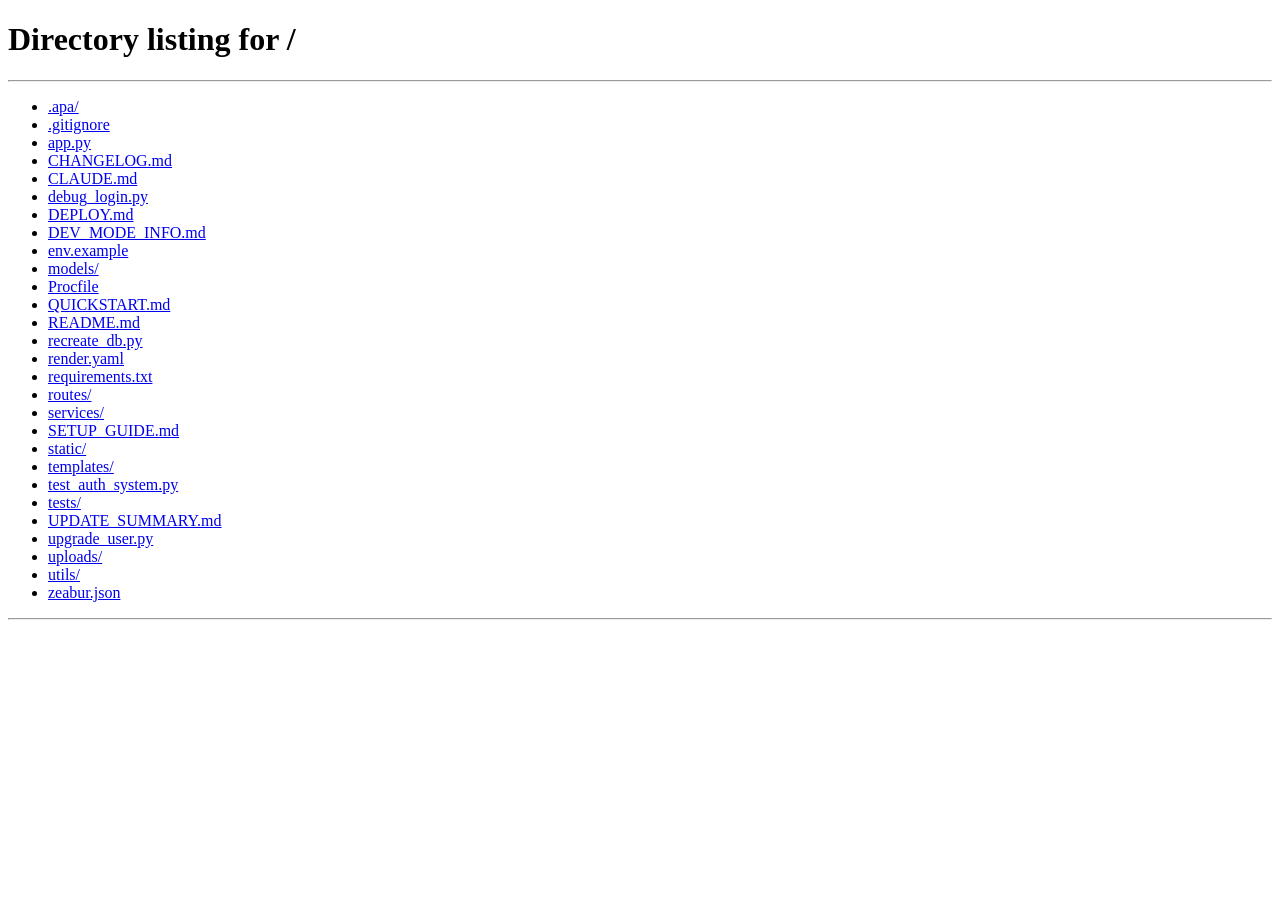
<file: templates/my_goals.html>
<!DOCTYPE html>
<html lang="zh-Hant" data-theme="modern-light">
<head>
  <meta charset="UTF-8">
  <meta name="viewport" content="width=device-width, initial-scale=1.0">
  <meta http-equiv="Cache-Control" content="no-cache, no-store, must-revalidate">
  <meta http-equiv="Pragma" content="no-cache">
  <meta http-equiv="Expires" content="0">
  <title>我的目標 - 論文救火站</title>
  <link href="https://cdn.jsdelivr.net/npm/bootstrap@5.3.0/dist/css/bootstrap.min.css" rel="stylesheet">
  <link rel="stylesheet" href="https://cdnjs.cloudflare.com/ajax/libs/font-awesome/6.0.0/css/all.min.css">
  <link href="https://fonts.googleapis.com/css2?family=Noto+Sans+TC:wght@300;400;500;700&display=swap" rel="stylesheet">
  <style>
    /* ============ 主題系統 - CSS 變數 ============ */
    :root, [data-theme="modern-light"] {
      --primary-color: #3b82f6;
      --primary-dark: #2563eb;
      --bg-main: #ffffff;
      --bg-gradient: #f8fafc;
      --text-primary: #1e293b;
      --text-secondary: #475569;
      --text-muted: #94a3b8;
      --card-bg: #f8fafc;
      --card-shadow: 0 4px 6px -1px rgba(0, 0, 0, 0.1);
      --border-color: #e2e8f0;
      --hover-bg: #f1f5f9;
      --card-radius: 16px;
    }

    body {
      font-family: "Noto Sans TC", "Microsoft JhengHei", sans-serif;
      background: var(--bg-gradient);
      color: var(--text-primary);
      min-height: 100vh;
      padding: 20px 0;
      transition: all 0.3s ease;
    }
    .container {
      max-width: 1200px;
    }
    .header-card {
      background: var(--card-bg);
      color: var(--text-primary);
      padding: 30px;
      border-radius: var(--card-radius);
      box-shadow: var(--card-shadow);
      border: 1px solid var(--border-color);
      margin-bottom: 20px;
    }
    .header-card h1 {
      color: var(--primary-color);
    }
    .btn-primary {
      background-color: var(--primary-color);
      border-color: var(--primary-color);
    }
    .btn-primary:hover {
      background-color: var(--primary-dark);
      border-color: var(--primary-dark);
    }
    .goal-card {
      background: var(--card-bg);
      color: var(--text-primary);
      padding: 25px;
      border-radius: var(--card-radius);
      box-shadow: var(--card-shadow);
      border: 1px solid var(--border-color);
      margin-bottom: 20px;
      transition: all 0.3s ease;
      cursor: pointer;
    }
    .goal-card:hover {
      transform: translateY(-3px);
      box-shadow: 0 8px 16px -2px rgba(0, 0, 0, 0.15);
    }
    .progress {
      height: 12px;
      border-radius: 10px;
    }
    .badge {
      padding: 6px 12px;
      border-radius: 8px;
    }
    .filter-btn {
      margin-right: 10px;
      margin-bottom: 10px;
    }
    .empty-state {
      text-align: center;
      padding: 60px 20px;
    }
    .empty-state i {
      font-size: 4rem;
      color: var(--text-muted);
      margin-bottom: 20px;
    }
  </style>
</head>
<body>
<script>
  if (!document.cookie.includes('logged_in=true')) {
    window.location.replace('/');
  }
</script>

<div class="container">
  <!-- 標題區 -->
  <div class="header-card">
    <div class="d-flex justify-content-between align-items-center">
      <div>
        <h1><i class="fas fa-bullseye me-2"></i>我的目標</h1>
        <p class="text-muted mb-0">管理您的學術目標與任務進度</p>
      </div>
      <div>
        <a href="/my-goals/dashboard" class="btn btn-info me-2">
          <i class="fas fa-chart-line me-1"></i>儀表板
        </a>
        <button class="btn btn-primary" data-bs-toggle="modal" data-bs-target="#addGoalModal">
          <i class="fas fa-plus me-1"></i>新增目標
        </button>
        <a href="/" class="btn btn-outline-secondary ms-2">
          <i class="fas fa-arrow-left me-1"></i>返回
        </a>
      </div>
    </div>
  </div>

  <!-- 篩選器 -->
  <div class="mb-4">
    <button class="btn btn-sm btn-outline-primary filter-btn active" data-filter="all">
      <i class="fas fa-th me-1"></i>全部
    </button>
    <button class="btn btn-sm btn-outline-success filter-btn" data-filter="active">
      <i class="fas fa-play-circle me-1"></i>進行中
    </button>
    <button class="btn btn-sm btn-outline-info filter-btn" data-filter="completed">
      <i class="fas fa-check-circle me-1"></i>已完成
    </button>
    <button class="btn btn-sm btn-outline-secondary filter-btn" data-filter="archived">
      <i class="fas fa-archive me-1"></i>已封存
    </button>
  </div>

  <!-- 載入中 -->
  <div id="loadingSpinner" class="text-center py-5">
    <div class="spinner-border text-primary" role="status">
      <span class="visually-hidden">載入中...</span>
    </div>
    <p class="mt-3 text-muted">正在載入目標...</p>
  </div>

  <!-- 空狀態 -->
  <div id="emptyState" class="empty-state d-none">
    <i class="fas fa-bullseye"></i>
    <h4>還沒有任何目標</h4>
    <p class="text-muted">開始建立您的第一個學術目標吧！</p>
    <button class="btn btn-primary mt-3" data-bs-toggle="modal" data-bs-target="#addGoalModal">
      <i class="fas fa-plus me-2"></i>新增目標
    </button>
  </div>

  <!-- 目標列表 -->
  <div id="goalsList" class="row"></div>
</div>

<!-- 新增/編輯目標 Modal -->
<div class="modal fade" id="addGoalModal" tabindex="-1">
  <div class="modal-dialog">
    <div class="modal-content">
      <div class="modal-header">
        <h5 class="modal-title" id="goalModalTitle">新增目標</h5>
        <button type="button" class="btn-close" data-bs-dismiss="modal"></button>
      </div>
      <div class="modal-body">
        <form id="goalForm">
          <input type="hidden" id="goalId">
          <div class="mb-3">
            <label for="goalTitle" class="form-label">目標標題 *</label>
            <input type="text" class="form-control" id="goalTitle" required maxlength="200">
          </div>
          <div class="mb-3">
            <label for="goalDescription" class="form-label">描述</label>
            <textarea class="form-control" id="goalDescription" rows="3"></textarea>
          </div>
          <div class="mb-3">
            <label for="goalTargetDate" class="form-label">目標日期</label>
            <input type="date" class="form-control" id="goalTargetDate">
          </div>
          <div class="mb-3">
            <label for="goalColor" class="form-label">顏色</label>
            <select class="form-select" id="goalColor">
              <option value="primary">藍色</option>
              <option value="success">綠色</option>
              <option value="warning">黃色</option>
              <option value="danger">紅色</option>
              <option value="info">青色</option>
              <option value="secondary">灰色</option>
            </select>
          </div>
        </form>
      </div>
      <div class="modal-footer">
        <button type="button" class="btn btn-secondary" data-bs-dismiss="modal">取消</button>
        <button type="button" class="btn btn-primary" onclick="saveGoal()">儲存</button>
      </div>
    </div>
  </div>
</div>

<script>
let currentFilter = 'all';
let allGoals = [];

// 載入目標列表
async function loadGoals() {
  try {
    const response = await fetch('/api/goals', {
      credentials: 'include'
    });

    if (response.status === 401) {
      window.location.replace('/login');
      return;
    }

    if (!response.ok) {
      throw new Error('載入目標失敗');
    }

    const data = await response.json();
    allGoals = data.goals || [];
    displayGoals();

  } catch (error) {
    console.error('Error:', error);
    document.getElementById('loadingSpinner').classList.add('d-none');
    alert('載入目標時發生錯誤：' + error.message);
  }
}

function displayGoals() {
  document.getElementById('loadingSpinner').classList.add('d-none');

  // 篩選目標
  const filteredGoals = currentFilter === 'all'
    ? allGoals
    : allGoals.filter(g => g.status === currentFilter);

  if (filteredGoals.length === 0) {
    document.getElementById('emptyState').classList.remove('d-none');
    document.getElementById('goalsList').innerHTML = '';
    return;
  }

  document.getElementById('emptyState').classList.add('d-none');
  const listContainer = document.getElementById('goalsList');

  listContainer.innerHTML = filteredGoals.map(goal => {
    const percentage = goal.completion_percentage || 0;
    const progressColor = percentage < 30 ? 'danger' : percentage < 70 ? 'warning' : 'success';
    const statusBadge = goal.status === 'completed' ? 'success' : goal.status === 'archived' ? 'secondary' : 'primary';
    const isOverdue = goal.is_overdue;

    return `
      <div class="col-md-6 col-lg-4">
        <div class="goal-card" onclick="viewGoal(${goal.id})">
          <div class="d-flex justify-content-between align-items-start mb-3">
            <h5 class="mb-0 flex-grow-1">
              <i class="fas fa-bullseye text-${goal.color || 'primary'} me-2"></i>
              ${escapeHtml(goal.title)}
            </h5>
            <span class="badge bg-${statusBadge} ms-2">
              ${goal.status === 'active' ? '進行中' : goal.status === 'completed' ? '已完成' : '已封存'}
            </span>
          </div>

          ${goal.description ? `
            <p class="text-muted small mb-3">${escapeHtml(goal.description).substring(0, 80)}${goal.description.length > 80 ? '...' : ''}</p>
          ` : ''}

          <div class="progress mb-3">
            <div class="progress-bar bg-${progressColor}" role="progressbar"
                 style="width: ${percentage}%" aria-valuenow="${percentage}"
                 aria-valuemin="0" aria-valuemax="100">
              ${percentage}%
            </div>
          </div>

          <div class="d-flex justify-content-between align-items-center text-muted small">
            <span>
              <i class="fas fa-tasks me-1"></i>
              ${goal.completed_tasks} / ${goal.total_tasks} 任務
            </span>
            ${goal.target_date ? `
              <span class="${isOverdue ? 'text-danger' : ''}">
                <i class="fas fa-calendar${isOverdue ? '-times' : ''} me-1"></i>
                ${new Date(goal.target_date).toLocaleDateString('zh-TW')}
              </span>
            ` : ''}
          </div>

          <div class="mt-3 d-flex gap-2">
            <button class="btn btn-sm btn-outline-primary flex-grow-1" onclick="event.stopPropagation(); viewGoal(${goal.id})">
              <i class="fas fa-eye me-1"></i>查看
            </button>
            <button class="btn btn-sm btn-outline-secondary" onclick="event.stopPropagation(); editGoal(${goal.id})">
              <i class="fas fa-edit"></i>
            </button>
            <button class="btn btn-sm btn-outline-danger" onclick="event.stopPropagation(); deleteGoal(${goal.id}, '${escapeHtml(goal.title)}')">
              <i class="fas fa-trash"></i>
            </button>
          </div>
        </div>
      </div>
    `;
  }).join('');
}

function viewGoal(goalId) {
  window.location.href = `/my-goals/${goalId}`;
}

async function editGoal(goalId) {
  const goal = allGoals.find(g => g.id === goalId);
  if (!goal) return;

  document.getElementById('goalModalTitle').textContent = '編輯目標';
  document.getElementById('goalId').value = goal.id;
  document.getElementById('goalTitle').value = goal.title;
  document.getElementById('goalDescription').value = goal.description || '';
  document.getElementById('goalTargetDate').value = goal.target_date || '';
  document.getElementById('goalColor').value = goal.color || 'primary';

  const modal = new bootstrap.Modal(document.getElementById('addGoalModal'));
  modal.show();
}

async function saveGoal() {
  const goalId = document.getElementById('goalId').value;
  const title = document.getElementById('goalTitle').value.trim();

  if (!title) {
    alert('請輸入目標標題');
    return;
  }

  const data = {
    title: title,
    description: document.getElementById('goalDescription').value.trim(),
    target_date: document.getElementById('goalTargetDate').value || null,
    color: document.getElementById('goalColor').value
  };

  try {
    const url = goalId ? `/api/goals/${goalId}` : '/api/goals';
    const method = goalId ? 'PUT' : 'POST';

    const response = await fetch(url, {
      method: method,
      headers: { 'Content-Type': 'application/json' },
      credentials: 'include',
      body: JSON.stringify(data)
    });

    if (!response.ok) {
      throw new Error('儲存失敗');
    }

    bootstrap.Modal.getInstance(document.getElementById('addGoalModal')).hide();
    document.getElementById('goalForm').reset();
    document.getElementById('goalId').value = '';
    document.getElementById('goalModalTitle').textContent = '新增目標';

    loadGoals();

  } catch (error) {
    alert('儲存目標時發生錯誤：' + error.message);
  }
}

async function deleteGoal(goalId, title) {
  if (!confirm(`確定要刪除目標「${title}」嗎？所有相關任務也會被刪除，此操作無法復原。`)) {
    return;
  }

  try {
    const response = await fetch(`/api/goals/${goalId}`, {
      method: 'DELETE',
      credentials: 'include'
    });

    if (!response.ok) {
      throw new Error('刪除失敗');
    }

    loadGoals();

  } catch (error) {
    alert('刪除目標時發生錯誤：' + error.message);
  }
}

// 篩選功能
document.querySelectorAll('.filter-btn').forEach(btn => {
  btn.addEventListener('click', function() {
    document.querySelectorAll('.filter-btn').forEach(b => b.classList.remove('active'));
    this.classList.add('active');
    currentFilter = this.dataset.filter;
    displayGoals();
  });
});

// 開啟新增目標 Modal 時重置表單
document.getElementById('addGoalModal').addEventListener('show.bs.modal', function (event) {
  if (!event.relatedTarget || !event.relatedTarget.getAttribute('onclick')?.includes('editGoal')) {
    document.getElementById('goalForm').reset();
    document.getElementById('goalId').value = '';
    document.getElementById('goalModalTitle').textContent = '新增目標';
  }
});

function escapeHtml(text) {
  const div = document.createElement('div');
  div.textContent = text;
  return div.innerHTML;
}

function loadThemePreference() {
  const savedTheme = localStorage.getItem('theme') || 'modern-light';
  document.documentElement.setAttribute('data-theme', savedTheme);
}

document.addEventListener('DOMContentLoaded', function() {
  loadThemePreference();
  loadGoals();
});
</script>

<script src="https://cdn.jsdelivr.net/npm/bootstrap@5.3.0/dist/js/bootstrap.bundle.min.js"></script>
</body>
</html>
</file>
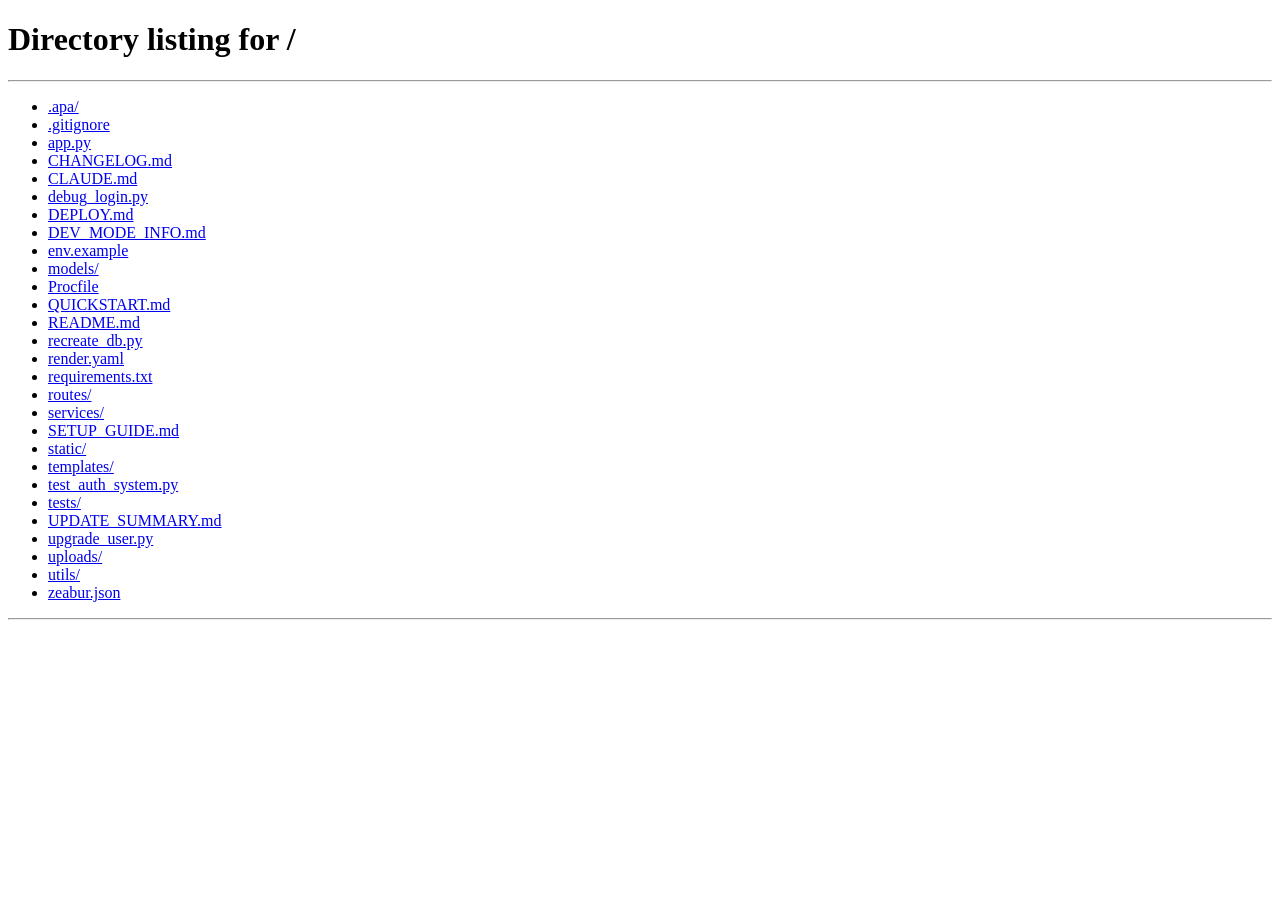
<file: templates/profile.html>
<!DOCTYPE html>
<html lang="zh-Hant" data-theme="modern-light">
<head>
  <meta charset="UTF-8">
  <meta name="viewport" content="width=device-width, initial-scale=1.0">
  <!-- 防止瀏覽器快取此頁面 -->
  <meta http-equiv="Cache-Control" content="no-cache, no-store, must-revalidate">
  <meta http-equiv="Pragma" content="no-cache">
  <meta http-equiv="Expires" content="0">
  <title>個人資料 - 論文救火站</title>
  <link href="https://cdn.jsdelivr.net/npm/bootstrap@5.3.0/dist/css/bootstrap.min.css" rel="stylesheet">
  <link rel="stylesheet" href="https://cdnjs.cloudflare.com/ajax/libs/font-awesome/6.0.0/css/all.min.css">
  <link href="https://fonts.googleapis.com/css2?family=Noto+Sans+TC:wght@300;400;500;700&display=swap" rel="stylesheet">
  <style>
    /* ============ 主題系統 - CSS 變數 ============ */
    :root, [data-theme="modern-light"] {
      --primary-color: #3b82f6;
      --primary-dark: #2563eb;
      --bg-main: #ffffff;
      --bg-gradient: #f8fafc;
      --text-primary: #1e293b;
      --text-secondary: #475569;
      --text-muted: #94a3b8;
      --card-bg: #f8fafc;
      --card-shadow: 0 4px 6px -1px rgba(0, 0, 0, 0.1);
      --border-color: #e2e8f0;
      --hover-bg: #f1f5f9;
      --input-bg: #ffffff;
      --input-border: #cbd5e1;
      --input-text: #1e293b;
      --card-radius: 16px;
    }
    
    [data-theme="cyber-night"] {
      --primary-color: #06ffa5;
      --primary-dark: #00cc84;
      --bg-main: #0a0a0f;
      --bg-gradient: #0a0a0f;
      --text-primary: #e0ffe0;
      --text-secondary: #a0ffa0;
      --text-muted: #4a9a4a;
      --card-bg: rgba(10, 20, 15, 0.9);
      --card-shadow: 0 0 30px rgba(6, 255, 165, 0.15);
      --border-color: #06ffa530;
      --hover-bg: rgba(6, 255, 165, 0.1);
      --input-bg: rgba(10, 20, 15, 0.9);
      --input-border: #06ffa550;
      --input-text: #e0ffe0;
      --card-radius: 4px;
    }
    
    [data-theme="google-colors"] {
      --primary-color: #4285F4;
      --primary-dark: #3367D6;
      --bg-main: #ffffff;
      --bg-gradient: #ffffff;
      --text-primary: #202124;
      --text-secondary: #5f6368;
      --text-muted: #9aa0a6;
      --card-bg: #ffffff;
      --card-shadow: 0 1px 3px rgba(60, 64, 67, 0.15), 0 4px 8px rgba(60, 64, 67, 0.1);
      --border-color: #e8eaed;
      --hover-bg: #f8f9fa;
      --input-bg: #ffffff;
      --input-border: #dadce0;
      --input-text: #202124;
      --card-radius: 16px;
    }
    
    [data-theme="aurora"] {
      --primary-color: #22d3ee;
      --primary-dark: #06b6d4;
      --bg-main: #0f172a;
      --bg-gradient: #0f172a;
      --text-primary: #f0fdfa;
      --text-secondary: #99f6e4;
      --text-muted: #5eead4;
      --card-bg: rgba(15, 23, 42, 0.8);
      --card-shadow: 0 10px 40px rgba(34, 211, 238, 0.1);
      --border-color: rgba(34, 211, 238, 0.2);
      --hover-bg: rgba(34, 211, 238, 0.1);
      --input-bg: rgba(15, 23, 42, 0.8);
      --input-border: rgba(34, 211, 238, 0.4);
      --input-text: #f0fdfa;
      --card-radius: 20px;
    }
    
    [data-theme="minimal-ink"] {
      --primary-color: #374151;
      --primary-dark: #1f2937;
      --bg-main: #fefefe;
      --bg-gradient: #fefefe;
      --text-primary: #111827;
      --text-secondary: #374151;
      --text-muted: #9ca3af;
      --card-bg: #ffffff;
      --card-shadow: 4px 4px 0 #111827;
      --border-color: #111827;
      --hover-bg: #f9fafb;
      --input-bg: #ffffff;
      --input-border: #111827;
      --input-text: #111827;
      --card-radius: 0px;
    }

    body {
      font-family: "Noto Sans TC", "Microsoft JhengHei", sans-serif;
      background: var(--bg-gradient);
      color: var(--text-primary);
      min-height: 100vh;
      padding: 20px;
      transition: all 0.3s ease;
    }
    .profile-container {
      max-width: 800px;
      margin: 0 auto;
      background: var(--card-bg);
      color: var(--text-primary);
      padding: 40px;
      border-radius: var(--card-radius);
      box-shadow: var(--card-shadow);
      border: 1px solid var(--border-color);
    }
    .profile-container h2 {
      color: var(--text-primary);
    }
    .profile-container h2 i {
      color: var(--primary-color);
    }
    .card {
      background: var(--card-bg);
      border: 1px solid var(--border-color);
    }
    .card-header {
      background: var(--hover-bg);
      border-bottom: 1px solid var(--border-color);
      color: var(--text-primary);
    }
    .card-body {
      color: var(--text-secondary);
    }
    .form-control {
      background: var(--input-bg);
      border: 1px solid var(--input-border);
      color: var(--input-text);
    }
    .form-control:focus {
      background: var(--input-bg);
      border-color: var(--primary-color);
      color: var(--input-text);
      box-shadow: 0 0 0 3px rgba(90, 103, 216, 0.15);
    }
    .form-label {
      color: var(--text-primary);
    }
    .fw-bold {
      color: var(--text-primary);
    }
    .btn-primary {
      background: var(--primary-color);
      border-color: var(--primary-color);
    }
    .btn-primary:hover {
      background: var(--primary-dark);
      border-color: var(--primary-dark);
    }
    .btn-outline-secondary {
      color: var(--text-secondary);
      border-color: var(--border-color);
    }
    .btn-outline-secondary:hover {
      background: var(--hover-bg);
      color: var(--text-primary);
      border-color: var(--border-color);
    }
  </style>
</head>
<body>
<script>
  // 立即檢查登入 cookie，未登入則重新導向
  if (!document.cookie.includes('logged_in=true')) {
    window.location.replace('/');
  }
</script>
  <div class="profile-container">
    <div class="d-flex justify-content-between align-items-center mb-4">
      <h2><i class="fas fa-user-circle text-primary"></i> 個人資料</h2>
      <a href="/" class="btn btn-outline-secondary">
        <i class="fas fa-arrow-left me-1"></i>返回首頁
      </a>
    </div>
    
    <!-- 載入中 -->
    <div id="loading" class="text-center py-5">
      <div class="spinner-border text-primary" role="status">
        <span class="visually-hidden">載入中...</span>
      </div>
    </div>
    
    <!-- 錯誤訊息 -->
    <div id="errorMessage" class="alert alert-danger d-none"></div>
    <div id="successMessage" class="alert alert-success d-none"></div>
    
    <!-- 個人資料內容 -->
    <div id="profileContent" class="d-none">
      <!-- 帳號資訊 -->
      <div class="card mb-4">
        <div class="card-header">
          <h5 class="mb-0"><i class="fas fa-info-circle me-2"></i>帳號資訊</h5>
        </div>
        <div class="card-body">
          <div class="row mb-3">
            <div class="col-md-3 fw-bold">Email：</div>
            <div class="col-md-9" id="userEmail"></div>
          </div>
          <div class="row mb-3">
            <div class="col-md-3 fw-bold">註冊時間：</div>
            <div class="col-md-9" id="createdAt"></div>
          </div>
          <div class="row mb-3">
            <div class="col-md-3 fw-bold">驗證狀態：</div>
            <div class="col-md-9" id="verificationStatus"></div>
          </div>
          <div class="row mb-3">
            <div class="col-md-3 fw-bold">登入方式：</div>
            <div class="col-md-9" id="loginMethod"></div>
          </div>
          <div class="row">
            <div class="col-md-3 fw-bold">會員狀態：</div>
            <div class="col-md-9" id="premiumStatus"></div>
          </div>
        </div>
      </div>
      
      <!-- 兌換邀請碼（非 Premium 用戶才顯示） -->
      <div class="card mb-4" id="redeemCodeCard" style="display: none;">
        <div class="card-header">
          <h5 class="mb-0"><i class="fas fa-gift me-2"></i>兌換邀請碼</h5>
        </div>
        <div class="card-body">
          <p class="text-muted mb-3">輸入邀請碼即可升級為 Premium 會員，解鎖所有主題！</p>
          <form id="redeemCodeForm">
            <div class="input-group">
              <input type="text" class="form-control" id="inviteCode" 
                     placeholder="輸入邀請碼（例如：ABCD1234EFGH）" 
                     style="text-transform: uppercase;" required>
              <button type="submit" class="btn btn-success" id="redeemCodeBtn">
                <span class="spinner-border spinner-border-sm d-none me-2" id="redeemSpinner"></span>
                兌換
              </button>
            </div>
          </form>
        </div>
      </div>
      
      <!-- 編輯使用者名稱 -->
      <div class="card mb-4">
        <div class="card-header">
          <h5 class="mb-0"><i class="fas fa-edit me-2"></i>編輯使用者名稱</h5>
        </div>
        <div class="card-body">
          <form id="updateUsernameForm">
            <div class="mb-3">
              <label for="username" class="form-label">使用者名稱</label>
              <input type="text" class="form-control" id="username" required>
            </div>
            <button type="submit" class="btn btn-primary" id="updateUsernameBtn">
              <span class="spinner-border spinner-border-sm d-none me-2" id="updateUsernameSpinner"></span>
              更新名稱
            </button>
          </form>
        </div>
      </div>
      
      <!-- 修改密碼（僅 Email 登入使用者） -->
      <div class="card mb-4" id="changePasswordCard">
        <div class="card-header">
          <h5 class="mb-0"><i class="fas fa-key me-2"></i>修改密碼</h5>
        </div>
        <div class="card-body">
          <form id="changePasswordForm">
            <div class="mb-3">
              <label for="oldPassword" class="form-label">舊密碼</label>
              <input type="password" class="form-control" id="oldPassword" required>
            </div>
            <div class="mb-3">
              <label for="newPassword" class="form-label">新密碼（至少 8 個字元）</label>
              <input type="password" class="form-control" id="newPassword" required minlength="8">
            </div>
            <div class="mb-3">
              <label for="confirmNewPassword" class="form-label">確認新密碼</label>
              <input type="password" class="form-control" id="confirmNewPassword" required minlength="8">
            </div>
            <button type="submit" class="btn btn-warning" id="changePasswordBtn">
              <span class="spinner-border spinner-border-sm d-none me-2" id="changePasswordSpinner"></span>
              修改密碼
            </button>
          </form>
        </div>
      </div>
      
      <!-- 重新發送驗證郵件 -->
      <div class="card mb-4" id="resendVerificationCard" style="display: none;">
        <div class="card-header">
          <h5 class="mb-0"><i class="fas fa-envelope me-2"></i>Email 驗證</h5>
        </div>
        <div class="card-body">
          <p class="text-warning">您的 Email 尚未驗證，請點擊下方按鈕重新發送驗證郵件。</p>
          <button class="btn btn-info" id="resendVerificationBtn">
            <span class="spinner-border spinner-border-sm d-none me-2" id="resendSpinner"></span>
            重新發送驗證郵件
          </button>
        </div>
      </div>
    </div>
  </div>

  <script src="https://cdn.jsdelivr.net/npm/bootstrap@5.3.0/dist/js/bootstrap.bundle.min.js"></script>
  <script>
    let currentUser = null;
    
    // 載入使用者資料
    async function loadUserProfile() {
      try {
        const response = await fetch('/api/auth/user', {
          credentials: 'include'
        });
        
        if (!response.ok) {
          if (response.status === 401) {
            // 使用 replace 防止用戶用返回鍵回來
            window.location.replace('/login');
            return;
          }
          throw new Error('載入失敗');
        }
        
        const data = await response.json();
        currentUser = data.user;
        
        // 顯示使用者資訊
        document.getElementById('userEmail').textContent = currentUser.email;
        document.getElementById('createdAt').textContent = new Date(currentUser.created_at).toLocaleString('zh-TW');
        document.getElementById('username').value = currentUser.username;
        
        // 驗證狀態
        const verificationStatus = document.getElementById('verificationStatus');
        if (currentUser.is_verified) {
          verificationStatus.innerHTML = '<span class="badge bg-success"><i class="fas fa-check-circle me-1"></i>已驗證</span>';
        } else {
          verificationStatus.innerHTML = '<span class="badge bg-warning"><i class="fas fa-exclamation-triangle me-1"></i>未驗證</span>';
          document.getElementById('resendVerificationCard').style.display = 'block';
        }
        
        // 登入方式
        const loginMethod = document.getElementById('loginMethod');
        if (currentUser.has_google_login) {
          loginMethod.innerHTML = '<span class="badge bg-primary"><i class="fab fa-google me-1"></i>Google</span>';
          // 隱藏修改密碼卡片（Google 使用者沒有密碼）
          document.getElementById('changePasswordCard').style.display = 'none';
        } else {
          loginMethod.innerHTML = '<span class="badge bg-secondary"><i class="fas fa-envelope me-1"></i>Email</span>';
        }
        
        // 會員狀態
        const premiumStatus = document.getElementById('premiumStatus');
        if (currentUser.is_premium) {
          premiumStatus.innerHTML = '<span class="badge bg-warning text-dark"><i class="fas fa-crown me-1"></i>Premium 會員</span>';
        } else {
          premiumStatus.innerHTML = '<span class="badge bg-secondary"><i class="fas fa-user me-1"></i>免費會員</span>';
          // 顯示兌換邀請碼卡片
          document.getElementById('redeemCodeCard').style.display = 'block';
        }
        
        // 顯示內容
        document.getElementById('loading').classList.add('d-none');
        document.getElementById('profileContent').classList.remove('d-none');
        
      } catch (error) {
        document.getElementById('loading').classList.add('d-none');
        showError('載入失敗：' + error.message);
      }
    }
    
    // 更新使用者名稱
    document.getElementById('updateUsernameForm').addEventListener('submit', async (e) => {
      e.preventDefault();
      
      const username = document.getElementById('username').value;
      const btn = document.getElementById('updateUsernameBtn');
      const spinner = document.getElementById('updateUsernameSpinner');
      
      btn.disabled = true;
      spinner.classList.remove('d-none');
      hideMessages();
      
      try {
        const response = await fetch('/api/auth/profile', {
          method: 'PUT',
          headers: { 'Content-Type': 'application/json' },
          body: JSON.stringify({ username }),
          credentials: 'include'
        });
        
        const data = await response.json();
        
        if (response.ok) {
          showSuccess(data.message);
          currentUser.username = username;
        } else {
          showError(data.error || '更新失敗');
        }
      } catch (error) {
        showError('系統錯誤');
      } finally {
        btn.disabled = false;
        spinner.classList.add('d-none');
      }
    });
    
    // 修改密碼
    document.getElementById('changePasswordForm').addEventListener('submit', async (e) => {
      e.preventDefault();
      
      const oldPassword = document.getElementById('oldPassword').value;
      const newPassword = document.getElementById('newPassword').value;
      const confirmNewPassword = document.getElementById('confirmNewPassword').value;
      
      if (newPassword !== confirmNewPassword) {
        showError('新密碼與確認密碼不一致');
        return;
      }
      
      const btn = document.getElementById('changePasswordBtn');
      const spinner = document.getElementById('changePasswordSpinner');
      
      btn.disabled = true;
      spinner.classList.remove('d-none');
      hideMessages();
      
      try {
        const response = await fetch('/api/auth/change-password', {
          method: 'POST',
          headers: { 'Content-Type': 'application/json' },
          body: JSON.stringify({ old_password: oldPassword, new_password: newPassword }),
          credentials: 'include'
        });
        
        const data = await response.json();
        
        if (response.ok) {
          showSuccess(data.message);
          document.getElementById('changePasswordForm').reset();
        } else {
          showError(data.error || '修改失敗');
        }
      } catch (error) {
        showError('系統錯誤');
      } finally {
        btn.disabled = false;
        spinner.classList.add('d-none');
      }
    });
    
    // 兌換邀請碼
    document.getElementById('redeemCodeForm').addEventListener('submit', async (e) => {
      e.preventDefault();
      
      const code = document.getElementById('inviteCode').value.trim().toUpperCase();
      const btn = document.getElementById('redeemCodeBtn');
      const spinner = document.getElementById('redeemSpinner');
      
      if (!code) {
        showError('請輸入邀請碼');
        return;
      }
      
      btn.disabled = true;
      spinner.classList.remove('d-none');
      hideMessages();
      
      try {
        const response = await fetch('/api/redeem-code', {
          method: 'POST',
          headers: { 'Content-Type': 'application/json' },
          body: JSON.stringify({ code }),
          credentials: 'include'
        });
        
        const data = await response.json();
        
        if (response.ok) {
          showSuccess(data.message);
          // 更新顯示
          currentUser.is_premium = true;
          document.getElementById('premiumStatus').innerHTML = '<span class="badge bg-warning text-dark"><i class="fas fa-crown me-1"></i>Premium 會員</span>';
          document.getElementById('redeemCodeCard').style.display = 'none';
          // 更新 localStorage
          localStorage.setItem('user', JSON.stringify(data.user));
        } else {
          showError(data.error || '兌換失敗');
        }
      } catch (error) {
        showError('系統錯誤');
      } finally {
        btn.disabled = false;
        spinner.classList.add('d-none');
      }
    });
    
    // 重新發送驗證郵件
    document.getElementById('resendVerificationBtn').addEventListener('click', async () => {
      const btn = document.getElementById('resendVerificationBtn');
      const spinner = document.getElementById('resendSpinner');
      
      btn.disabled = true;
      spinner.classList.remove('d-none');
      hideMessages();
      
      try {
        const response = await fetch('/api/auth/resend-verification', {
          method: 'POST',
          credentials: 'include'
        });
        
        const data = await response.json();
        
        if (response.ok) {
          showSuccess(data.message);
        } else {
          showError(data.error || '發送失敗');
        }
      } catch (error) {
        showError('系統錯誤');
      } finally {
        btn.disabled = false;
        spinner.classList.add('d-none');
      }
    });
    
    function showError(message) {
      const errorDiv = document.getElementById('errorMessage');
      errorDiv.textContent = message;
      errorDiv.classList.remove('d-none');
      window.scrollTo(0, 0);
    }
    
    function showSuccess(message) {
      const successDiv = document.getElementById('successMessage');
      successDiv.textContent = message;
      successDiv.classList.remove('d-none');
      window.scrollTo(0, 0);
    }
    
    function hideMessages() {
      document.getElementById('errorMessage').classList.add('d-none');
      document.getElementById('successMessage').classList.add('d-none');
    }
    
    // 載入主題偏好
    function loadThemePreference() {
      // 優先從 localStorage 取得
      const savedTheme = localStorage.getItem('theme') || 'modern-light';
      document.documentElement.setAttribute('data-theme', savedTheme);
    }

    // 檢查登入狀態
    async function checkAuth() {
      try {
        const response = await fetch('/api/auth/user', {
          credentials: 'include'
        });
        if (!response.ok) {
          // 未登入，重新導向到首頁
          window.location.replace('/');
          return false;
        }
        return true;
      } catch (error) {
        window.location.replace('/');
        return false;
      }
    }

    // 頁面載入時執行
    loadThemePreference();
    loadUserProfile();

    // 同步檢查 cookie 的函數
    function checkCookie() {
      if (!document.cookie.includes('logged_in=true')) {
        window.location.replace('/');
        return false;
      }
      return true;
    }

    // 處理從瀏覽器快取返回的情況（按返回鍵時）
    window.addEventListener('pageshow', function(event) {
      checkCookie();  // 同步檢查，立即重新導向
    });

    // 阻止用戶按返回鍵離開後再返回
    window.addEventListener('popstate', function(event) {
      checkCookie();
    });

    // 當頁面獲得焦點時檢查（從其他分頁切換回來時）
    window.addEventListener('focus', function() {
      checkCookie();
    });

    // 定期檢查（每秒檢查一次）
    setInterval(checkCookie, 1000);
  </script>
</body>
</html>
</file>
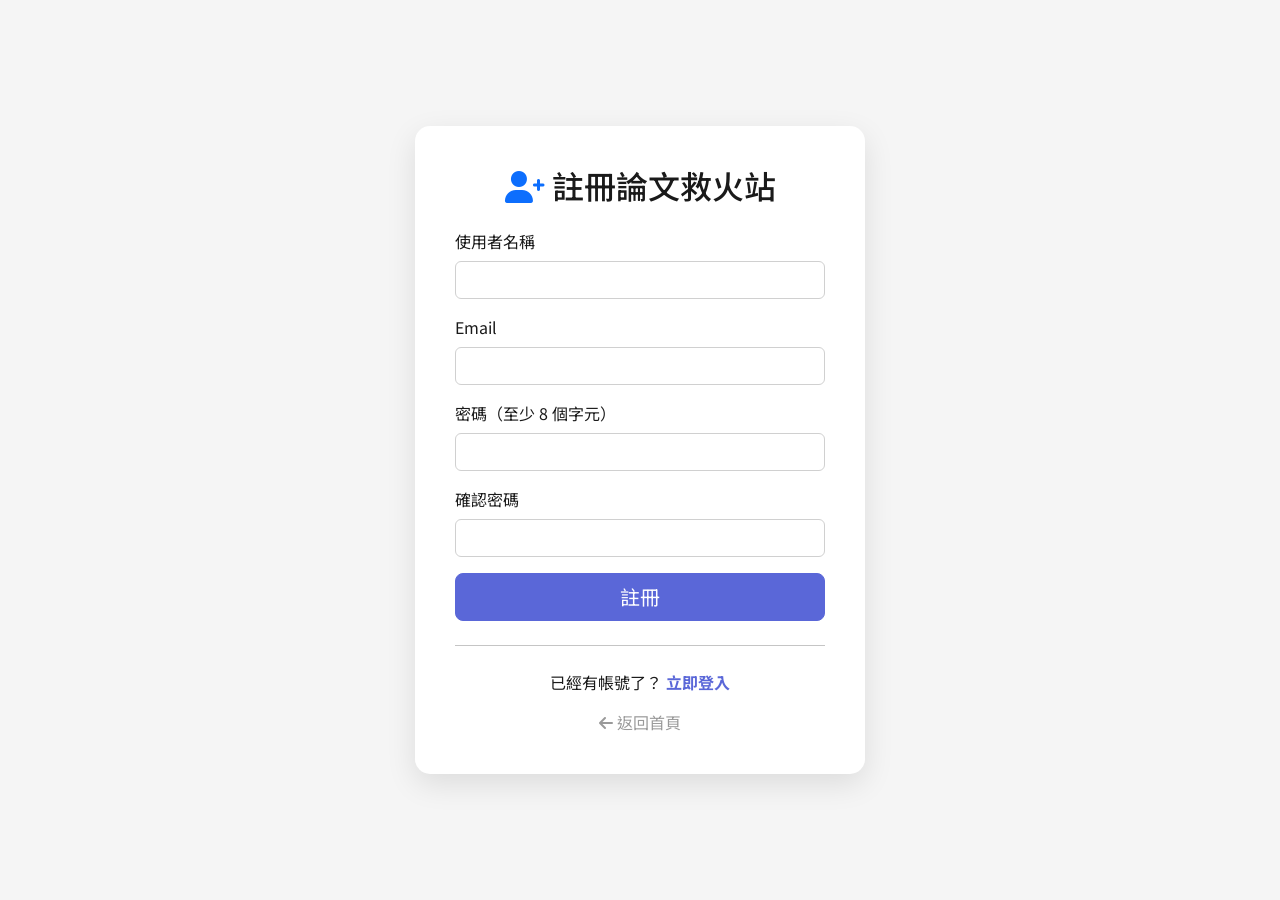
<file: templates/register.html>
<!DOCTYPE html>
<html lang="zh-Hant" data-theme="modern-light">
<head>
  <meta charset="UTF-8">
  <meta name="viewport" content="width=device-width, initial-scale=1.0">
  <title>註冊 - 論文救火站</title>
  <link href="https://cdn.jsdelivr.net/npm/bootstrap@5.3.0/dist/css/bootstrap.min.css" rel="stylesheet">
  <link rel="stylesheet" href="https://cdnjs.cloudflare.com/ajax/libs/font-awesome/6.0.0/css/all.min.css">
  <link href="https://fonts.googleapis.com/css2?family=Noto+Sans+TC:wght@300;400;500;700&display=swap" rel="stylesheet">
  <style>
    /* ============ 主題系統 ============ */
    :root, [data-theme="modern-light"] {
      --primary-color: #5a67d8;
      --bg-gradient: #f5f5f5;
      --text-primary: #1a1a1a;
      --text-muted: #9a9a9a;
      --card-bg: #ffffff;
      --card-shadow: 0 10px 30px rgba(0, 0, 0, 0.1);
      --border-color: #e8e8e8;
      --input-bg: #ffffff;
      --input-border: #d0d0d0;
      --input-text: #1a1a1a;
    }
    [data-theme="modern-dark"] {
      --primary-color: #748ffc;
      --bg-gradient: #1f2125;
      --text-primary: #e9ecef;
      --text-muted: #6c757d;
      --card-bg: #25272c;
      --card-shadow: 0 10px 30px rgba(0, 0, 0, 0.4);
      --border-color: #3a3d44;
      --input-bg: #2f3238;
      --input-border: #4a5568;
      --input-text: #f7f8f9;
    }
    [data-theme="vibrant"] {
      --primary-color: #7c3aed;
      --bg-gradient: #f5f0fa;
      --text-primary: #1f1f33;
      --text-muted: #7c7c99;
      --card-bg: #ffffff;
      --card-shadow: 0 10px 30px rgba(124, 58, 237, 0.15);
      --border-color: #e0d6f0;
      --input-bg: #ffffff;
      --input-border: #c4b5e8;
      --input-text: #1f1f33;
    }
    [data-theme="academic"] {
      --primary-color: #1d4ed8;
      --bg-gradient: #f8f6f0;
      --text-primary: #292524;
      --text-muted: #78716c;
      --card-bg: #ffffff;
      --card-shadow: 0 10px 30px rgba(0, 0, 0, 0.1);
      --border-color: #e8e0d0;
      --input-bg: #ffffff;
      --input-border: #d0c8b8;
      --input-text: #292524;
    }
    [data-theme="nature"] {
      --primary-color: #059669;
      --bg-gradient: #f0f8f2;
      --text-primary: #1a3a28;
      --text-muted: #6b8c78;
      --card-bg: #ffffff;
      --card-shadow: 0 10px 30px rgba(5, 150, 105, 0.12);
      --border-color: #c8e0d0;
      --input-bg: #ffffff;
      --input-border: #a8d4b8;
      --input-text: #1a3a28;
    }

    body {
      font-family: "Noto Sans TC", "Microsoft JhengHei", sans-serif;
      background: var(--bg-gradient);
      color: var(--text-primary);
      min-height: 100vh;
      display: flex;
      align-items: center;
      justify-content: center;
      transition: all 0.3s ease;
    }
    .register-container {
      max-width: 450px;
      width: 100%;
      background: var(--card-bg);
      color: var(--text-primary);
      padding: 40px;
      border-radius: 15px;
      box-shadow: var(--card-shadow);
    }
    .register-container h2 i {
      color: var(--primary-color);
    }
    .form-control {
      background: var(--input-bg);
      border: 1px solid var(--input-border);
      color: var(--input-text);
    }
    .form-control:focus {
      background: var(--input-bg);
      border-color: var(--primary-color);
      color: var(--input-text);
      box-shadow: 0 0 0 3px rgba(90, 103, 216, 0.15);
    }
    .form-label {
      color: var(--text-primary);
    }
    .btn-primary {
      background: var(--primary-color);
      border-color: var(--primary-color);
    }
    .btn-google {
      background-color: var(--card-bg);
      color: var(--text-primary);
      border: 1px solid var(--border-color);
    }
    .btn-google:hover {
      background-color: var(--bg-gradient);
      border-color: var(--primary-color);
      color: var(--primary-color);
    }
    .divider {
      display: flex;
      align-items: center;
      text-align: center;
      margin: 20px 0;
    }
    .divider::before,
    .divider::after {
      content: '';
      flex: 1;
      border-bottom: 1px solid var(--border-color);
    }
    .divider span {
      padding: 0 10px;
      color: var(--text-muted);
      font-size: 14px;
    }
    .text-muted {
      color: var(--text-muted) !important;
    }
    a {
      color: var(--primary-color);
    }
  </style>
</head>
<body>
  <div class="register-container">
    <h2 class="text-center mb-4">
      <i class="fas fa-user-plus text-primary"></i> 註冊論文救火站
    </h2>
    
    <!-- 錯誤訊息 -->
    <div id="errorMessage" class="alert alert-danger d-none"></div>
    <div id="successMessage" class="alert alert-success d-none"></div>
    
    <!-- 註冊表單 -->
    <form id="registerForm">
      <div class="mb-3">
        <label for="username" class="form-label">使用者名稱</label>
        <input type="text" class="form-control" id="username" required>
      </div>
      
      <div class="mb-3">
        <label for="email" class="form-label">Email</label>
        <input type="email" class="form-control" id="email" required>
      </div>
      
      <div class="mb-3">
        <label for="password" class="form-label">密碼（至少 8 個字元）</label>
        <input type="password" class="form-control" id="password" required minlength="8">
      </div>
      
      <div class="mb-3">
        <label for="confirmPassword" class="form-label">確認密碼</label>
        <input type="password" class="form-control" id="confirmPassword" required minlength="8">
      </div>
      
      <button type="submit" class="btn btn-primary btn-lg w-100" id="registerBtn">
        <span class="spinner-border spinner-border-sm d-none me-2" id="registerSpinner"></span>
        註冊
      </button>
    </form>
    
    <hr class="my-4">
    
    <div class="text-center">
      <p class="mb-0">已經有帳號了？ <a href="/login" class="text-decoration-none fw-bold">立即登入</a></p>
    </div>
    
    <div class="text-center mt-3">
      <a href="/" class="text-decoration-none text-muted">
        <i class="fas fa-arrow-left me-1"></i>返回首頁
      </a>
    </div>
  </div>

  <script src="https://cdn.jsdelivr.net/npm/bootstrap@5.3.0/dist/js/bootstrap.bundle.min.js"></script>
  <script>
    // 載入主題偏好
    (function() {
      const savedTheme = localStorage.getItem('theme') || 'modern-light';
      document.documentElement.setAttribute('data-theme', savedTheme);
    })();

    // 處理註冊表單
    document.getElementById('registerForm').addEventListener('submit', async (e) => {
      e.preventDefault();
      
      const username = document.getElementById('username').value;
      const email = document.getElementById('email').value;
      const password = document.getElementById('password').value;
      const confirmPassword = document.getElementById('confirmPassword').value;
      const registerBtn = document.getElementById('registerBtn');
      const spinner = document.getElementById('registerSpinner');
      
      // 驗證密碼
      if (password !== confirmPassword) {
        showError('兩次輸入的密碼不一致');
        return;
      }
      
      // 顯示載入狀態
      registerBtn.disabled = true;
      spinner.classList.remove('d-none');
      hideMessages();
      
      try {
        const response = await fetch('/api/auth/register', {
          method: 'POST',
          headers: {
            'Content-Type': 'application/json',
          },
          body: JSON.stringify({ username, email, password }),
          credentials: 'include'
        });
        
        const data = await response.json();
        
        if (response.ok) {
          showSuccess(data.message + ' 請前往登入頁面。');
          // 清空表單
          document.getElementById('registerForm').reset();
          // 3 秒後跳轉到登入頁面
          setTimeout(() => {
            // 使用 replace 防止用戶用返回鍵回到註冊頁
            window.location.replace('/login');
          }, 3000);
        } else {
          showError(data.error || '註冊失敗');
        }
      } catch (error) {
        showError('系統錯誤，請稍後再試');
      } finally {
        registerBtn.disabled = false;
        spinner.classList.add('d-none');
      }
    });
    
    function showError(message) {
      const errorDiv = document.getElementById('errorMessage');
      errorDiv.textContent = message;
      errorDiv.classList.remove('d-none');
    }
    
    function showSuccess(message) {
      const successDiv = document.getElementById('successMessage');
      successDiv.textContent = message;
      successDiv.classList.remove('d-none');
    }
    
    function hideMessages() {
      document.getElementById('errorMessage').classList.add('d-none');
      document.getElementById('successMessage').classList.add('d-none');
    }
  </script>
</body>
</html>
</file>
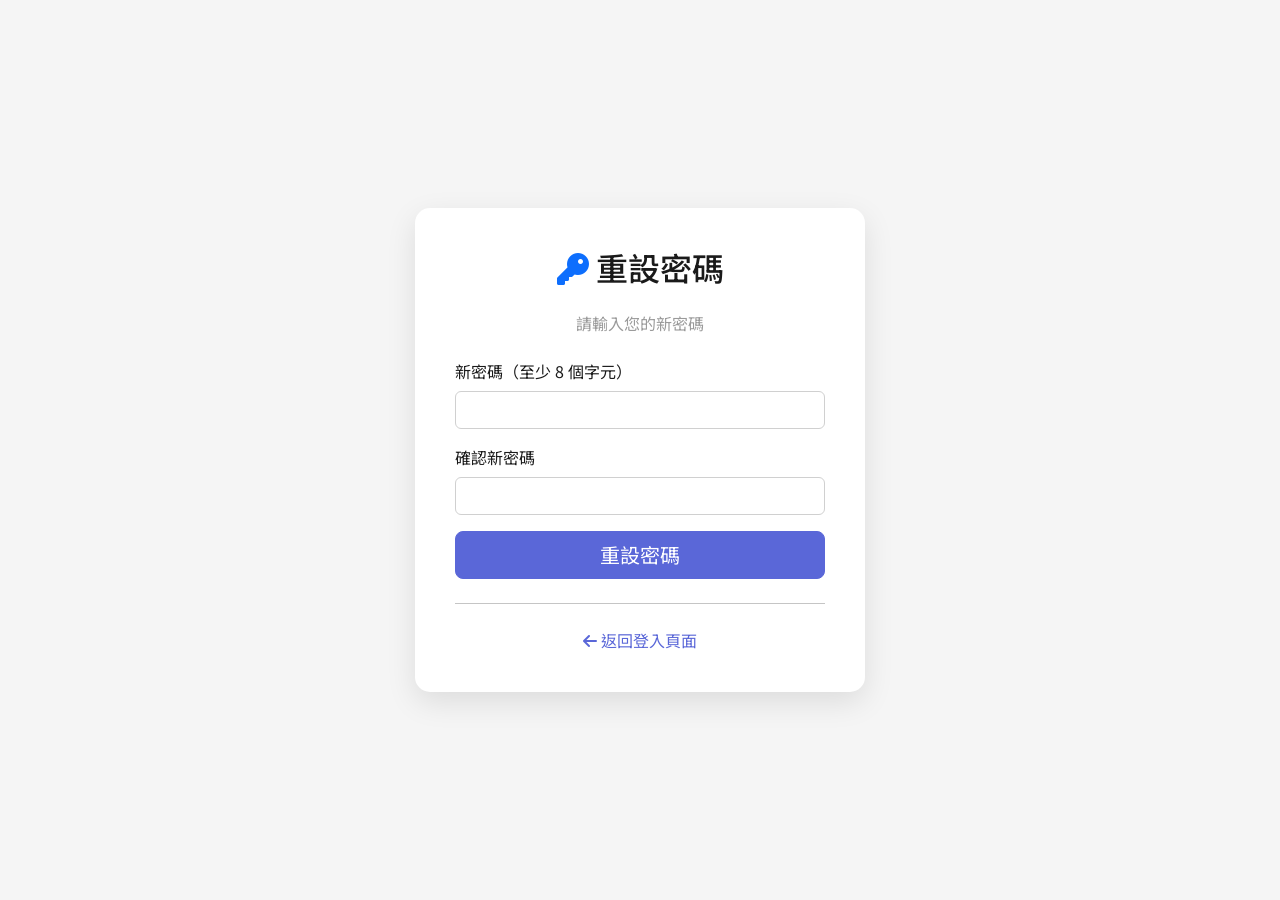
<file: templates/reset_password.html>
<!DOCTYPE html>
<html lang="zh-Hant" data-theme="modern-light">
<head>
  <meta charset="UTF-8">
  <meta name="viewport" content="width=device-width, initial-scale=1.0">
  <title>重設密碼 - 論文救火站</title>
  <link href="https://cdn.jsdelivr.net/npm/bootstrap@5.3.0/dist/css/bootstrap.min.css" rel="stylesheet">
  <link rel="stylesheet" href="https://cdnjs.cloudflare.com/ajax/libs/font-awesome/6.0.0/css/all.min.css">
  <link href="https://fonts.googleapis.com/css2?family=Noto+Sans+TC:wght@300;400;500;700&display=swap" rel="stylesheet">
  <style>
    /* ============ 主題系統 ============ */
    :root, [data-theme="modern-light"] {
      --primary-color: #5a67d8;
      --bg-gradient: #f5f5f5;
      --text-primary: #1a1a1a;
      --text-muted: #9a9a9a;
      --card-bg: #ffffff;
      --card-shadow: 0 10px 30px rgba(0, 0, 0, 0.1);
      --border-color: #e8e8e8;
      --input-bg: #ffffff;
      --input-border: #d0d0d0;
      --input-text: #1a1a1a;
    }
    [data-theme="modern-dark"] {
      --primary-color: #748ffc;
      --bg-gradient: #1f2125;
      --text-primary: #e9ecef;
      --text-muted: #6c757d;
      --card-bg: #25272c;
      --card-shadow: 0 10px 30px rgba(0, 0, 0, 0.4);
      --border-color: #3a3d44;
      --input-bg: #2f3238;
      --input-border: #4a5568;
      --input-text: #f7f8f9;
    }
    [data-theme="vibrant"] {
      --primary-color: #7c3aed;
      --bg-gradient: #f5f0fa;
      --text-primary: #1f1f33;
      --text-muted: #7c7c99;
      --card-bg: #ffffff;
      --card-shadow: 0 10px 30px rgba(124, 58, 237, 0.15);
      --border-color: #e0d6f0;
      --input-bg: #ffffff;
      --input-border: #c4b5e8;
      --input-text: #1f1f33;
    }
    [data-theme="academic"] {
      --primary-color: #1d4ed8;
      --bg-gradient: #f8f6f0;
      --text-primary: #292524;
      --text-muted: #78716c;
      --card-bg: #ffffff;
      --card-shadow: 0 10px 30px rgba(0, 0, 0, 0.1);
      --border-color: #e8e0d0;
      --input-bg: #ffffff;
      --input-border: #d0c8b8;
      --input-text: #292524;
    }
    [data-theme="nature"] {
      --primary-color: #059669;
      --bg-gradient: #f0f8f2;
      --text-primary: #1a3a28;
      --text-muted: #6b8c78;
      --card-bg: #ffffff;
      --card-shadow: 0 10px 30px rgba(5, 150, 105, 0.12);
      --border-color: #c8e0d0;
      --input-bg: #ffffff;
      --input-border: #a8d4b8;
      --input-text: #1a3a28;
    }

    body {
      font-family: "Noto Sans TC", "Microsoft JhengHei", sans-serif;
      background: var(--bg-gradient);
      color: var(--text-primary);
      min-height: 100vh;
      display: flex;
      align-items: center;
      justify-content: center;
      transition: all 0.3s ease;
    }
    .reset-container {
      max-width: 450px;
      width: 100%;
      background: var(--card-bg);
      color: var(--text-primary);
      padding: 40px;
      border-radius: 15px;
      box-shadow: var(--card-shadow);
    }
    .reset-container h2 i {
      color: var(--primary-color);
    }
    .form-control {
      background: var(--input-bg);
      border: 1px solid var(--input-border);
      color: var(--input-text);
    }
    .form-control:focus {
      background: var(--input-bg);
      border-color: var(--primary-color);
      color: var(--input-text);
      box-shadow: 0 0 0 3px rgba(90, 103, 216, 0.15);
    }
    .form-label {
      color: var(--text-primary);
    }
    .btn-primary {
      background: var(--primary-color);
      border-color: var(--primary-color);
    }
    .text-muted {
      color: var(--text-muted) !important;
    }
    a {
      color: var(--primary-color);
    }
  </style>
</head>
<body>
  <div class="reset-container">
    <h2 class="text-center mb-4">
      <i class="fas fa-key text-primary"></i> 重設密碼
    </h2>
    
    <p class="text-muted text-center mb-4">
      請輸入您的新密碼
    </p>
    
    <!-- 錯誤訊息 -->
    <div id="errorMessage" class="alert alert-danger d-none"></div>
    <div id="successMessage" class="alert alert-success d-none"></div>
    
    <!-- 表單 -->
    <form id="resetPasswordForm">
      <div class="mb-3">
        <label for="password" class="form-label">新密碼（至少 8 個字元）</label>
        <input type="password" class="form-control" id="password" required minlength="8">
      </div>
      
      <div class="mb-3">
        <label for="confirmPassword" class="form-label">確認新密碼</label>
        <input type="password" class="form-control" id="confirmPassword" required minlength="8">
      </div>
      
      <button type="submit" class="btn btn-primary btn-lg w-100" id="submitBtn">
        <span class="spinner-border spinner-border-sm d-none me-2" id="submitSpinner"></span>
        重設密碼
      </button>
    </form>
    
    <hr class="my-4">
    
    <div class="text-center">
      <a href="/login" class="text-decoration-none">
        <i class="fas fa-arrow-left me-1"></i>返回登入頁面
      </a>
    </div>
  </div>

  <script src="https://cdn.jsdelivr.net/npm/bootstrap@5.3.0/dist/js/bootstrap.bundle.min.js"></script>
  <script>
    // 載入主題偏好
    (function() {
      const savedTheme = localStorage.getItem('theme') || 'modern-light';
      document.documentElement.setAttribute('data-theme', savedTheme);
    })();

    // 從 URL 取得 token
    const pathParts = window.location.pathname.split('/');
    const token = pathParts[pathParts.length - 1];
    
    document.getElementById('resetPasswordForm').addEventListener('submit', async (e) => {
      e.preventDefault();
      
      const password = document.getElementById('password').value;
      const confirmPassword = document.getElementById('confirmPassword').value;
      
      if (password !== confirmPassword) {
        showError('兩次輸入的密碼不一致');
        return;
      }
      
      const submitBtn = document.getElementById('submitBtn');
      const spinner = document.getElementById('submitSpinner');
      
      submitBtn.disabled = true;
      spinner.classList.remove('d-none');
      hideMessages();
      
      try {
        const response = await fetch(`/api/auth/reset-password/${token}`, {
          method: 'POST',
          headers: { 'Content-Type': 'application/json' },
          body: JSON.stringify({ password }),
          credentials: 'include'
        });
        
        const data = await response.json();
        
        if (response.ok) {
          showSuccess(data.message + ' 即將跳轉到登入頁面...');
          setTimeout(() => {
            // 使用 replace 防止用戶用返回鍵回到重設密碼頁
            window.location.replace('/login');
          }, 2000);
        } else {
          showError(data.error || '重設失敗');
        }
      } catch (error) {
        showError('系統錯誤，請稍後再試');
      } finally {
        submitBtn.disabled = false;
        spinner.classList.add('d-none');
      }
    });
    
    function showError(message) {
      const errorDiv = document.getElementById('errorMessage');
      errorDiv.textContent = message;
      errorDiv.classList.remove('d-none');
    }
    
    function showSuccess(message) {
      const successDiv = document.getElementById('successMessage');
      successDiv.textContent = message;
      successDiv.classList.remove('d-none');
    }
    
    function hideMessages() {
      document.getElementById('errorMessage').classList.add('d-none');
      document.getElementById('successMessage').classList.add('d-none');
    }
  </script>
</body>
</html>
</file>
